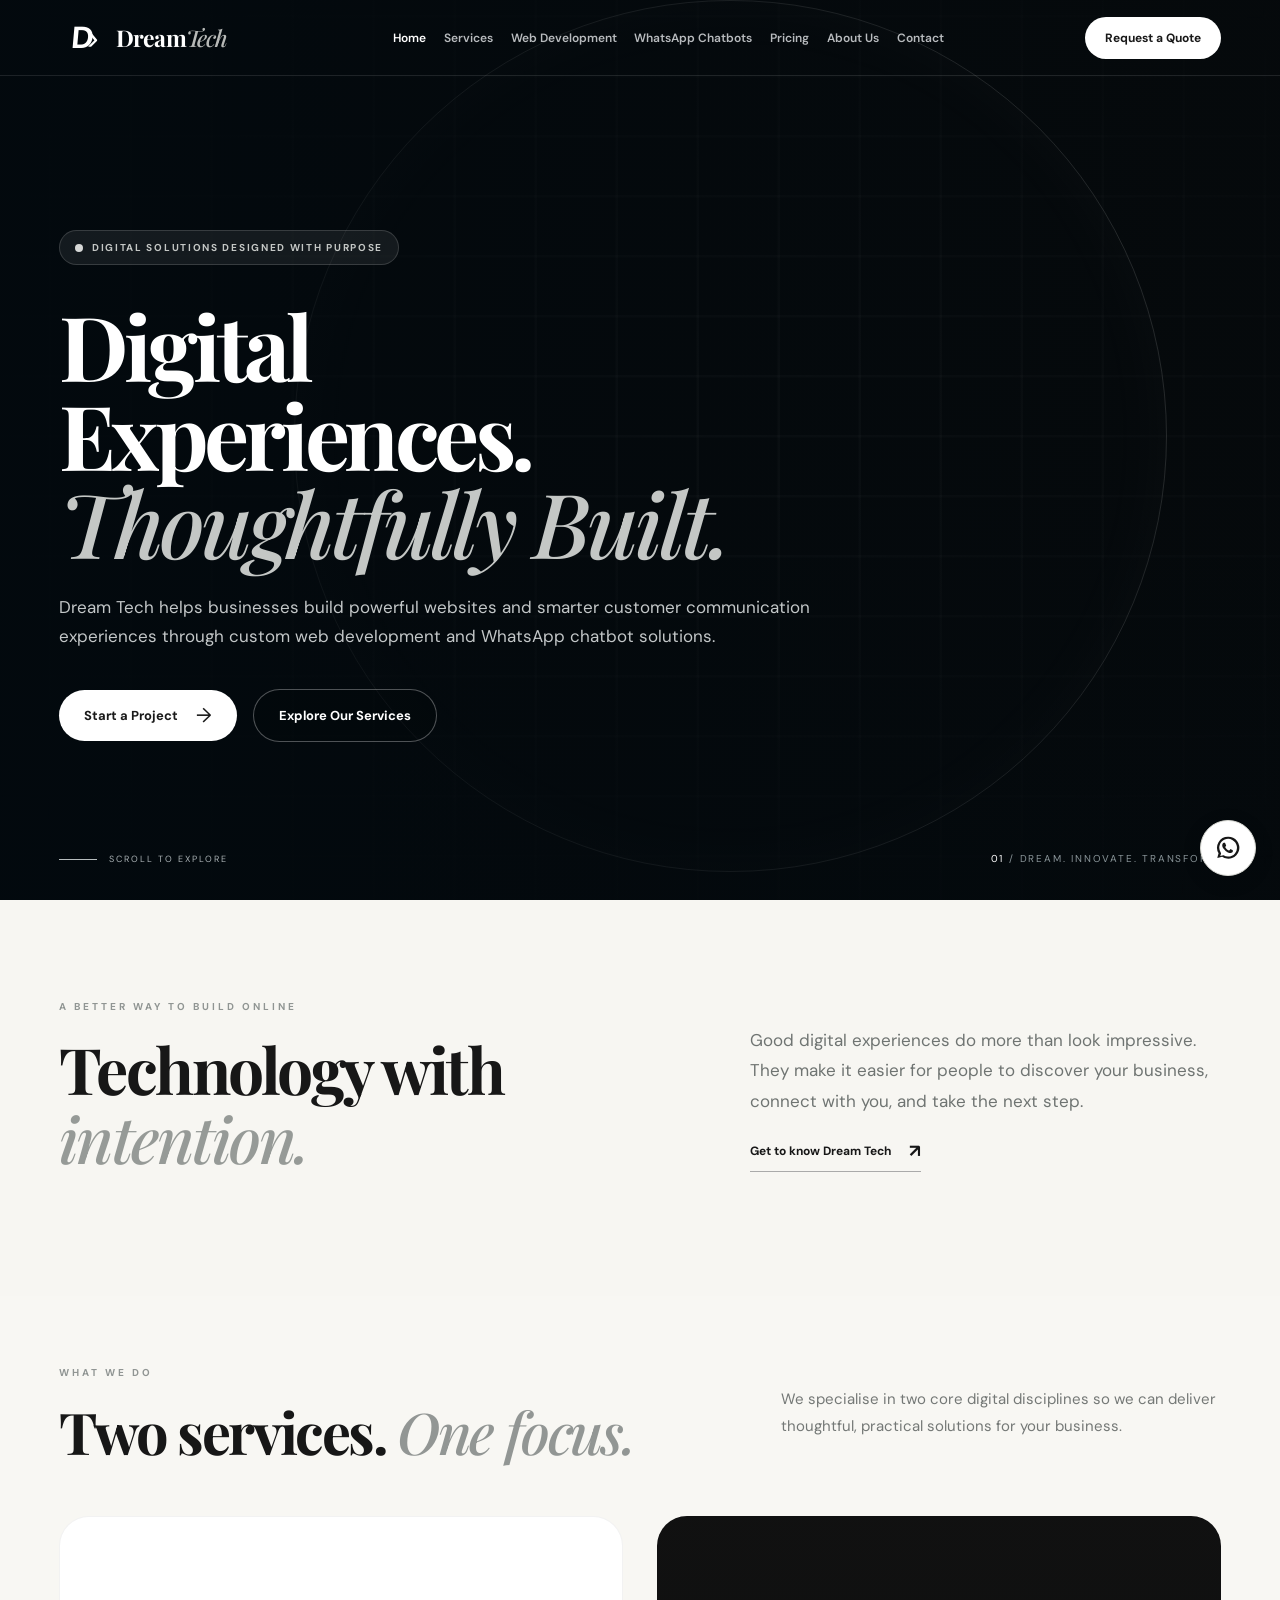
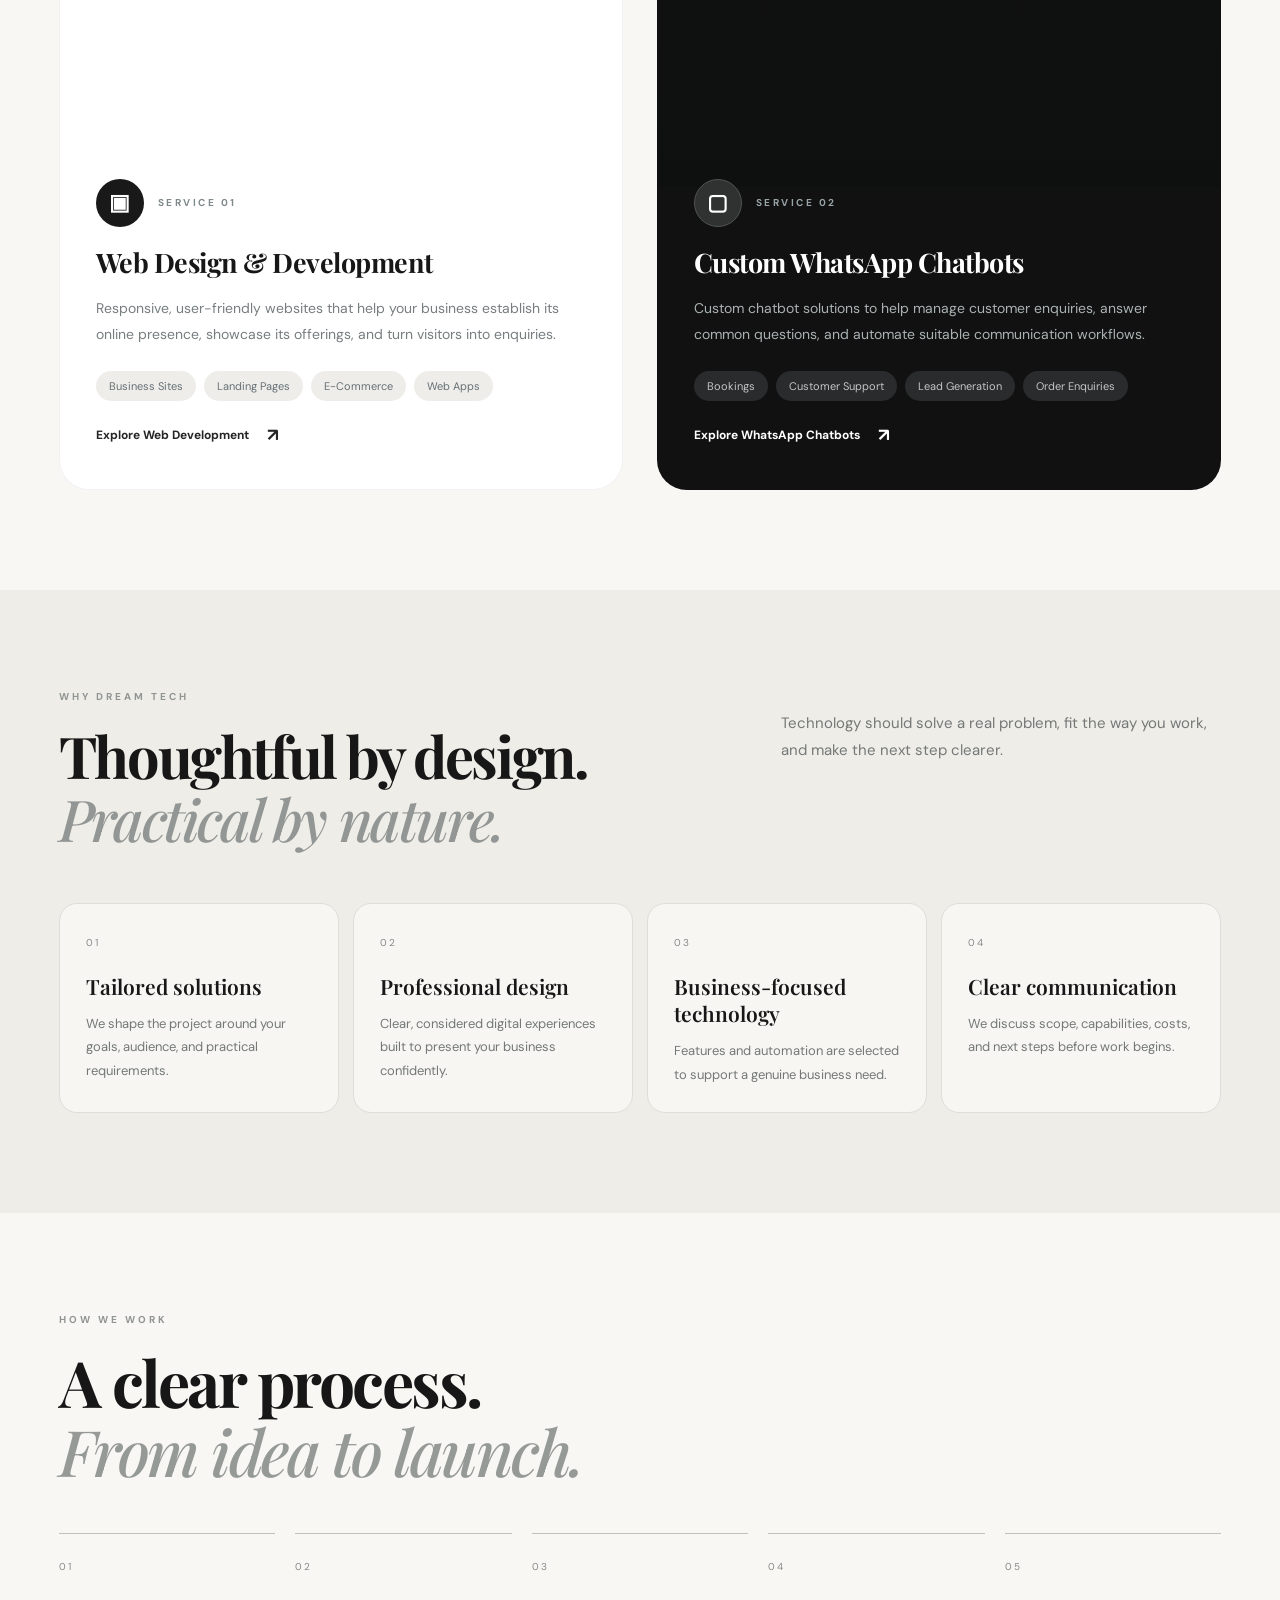
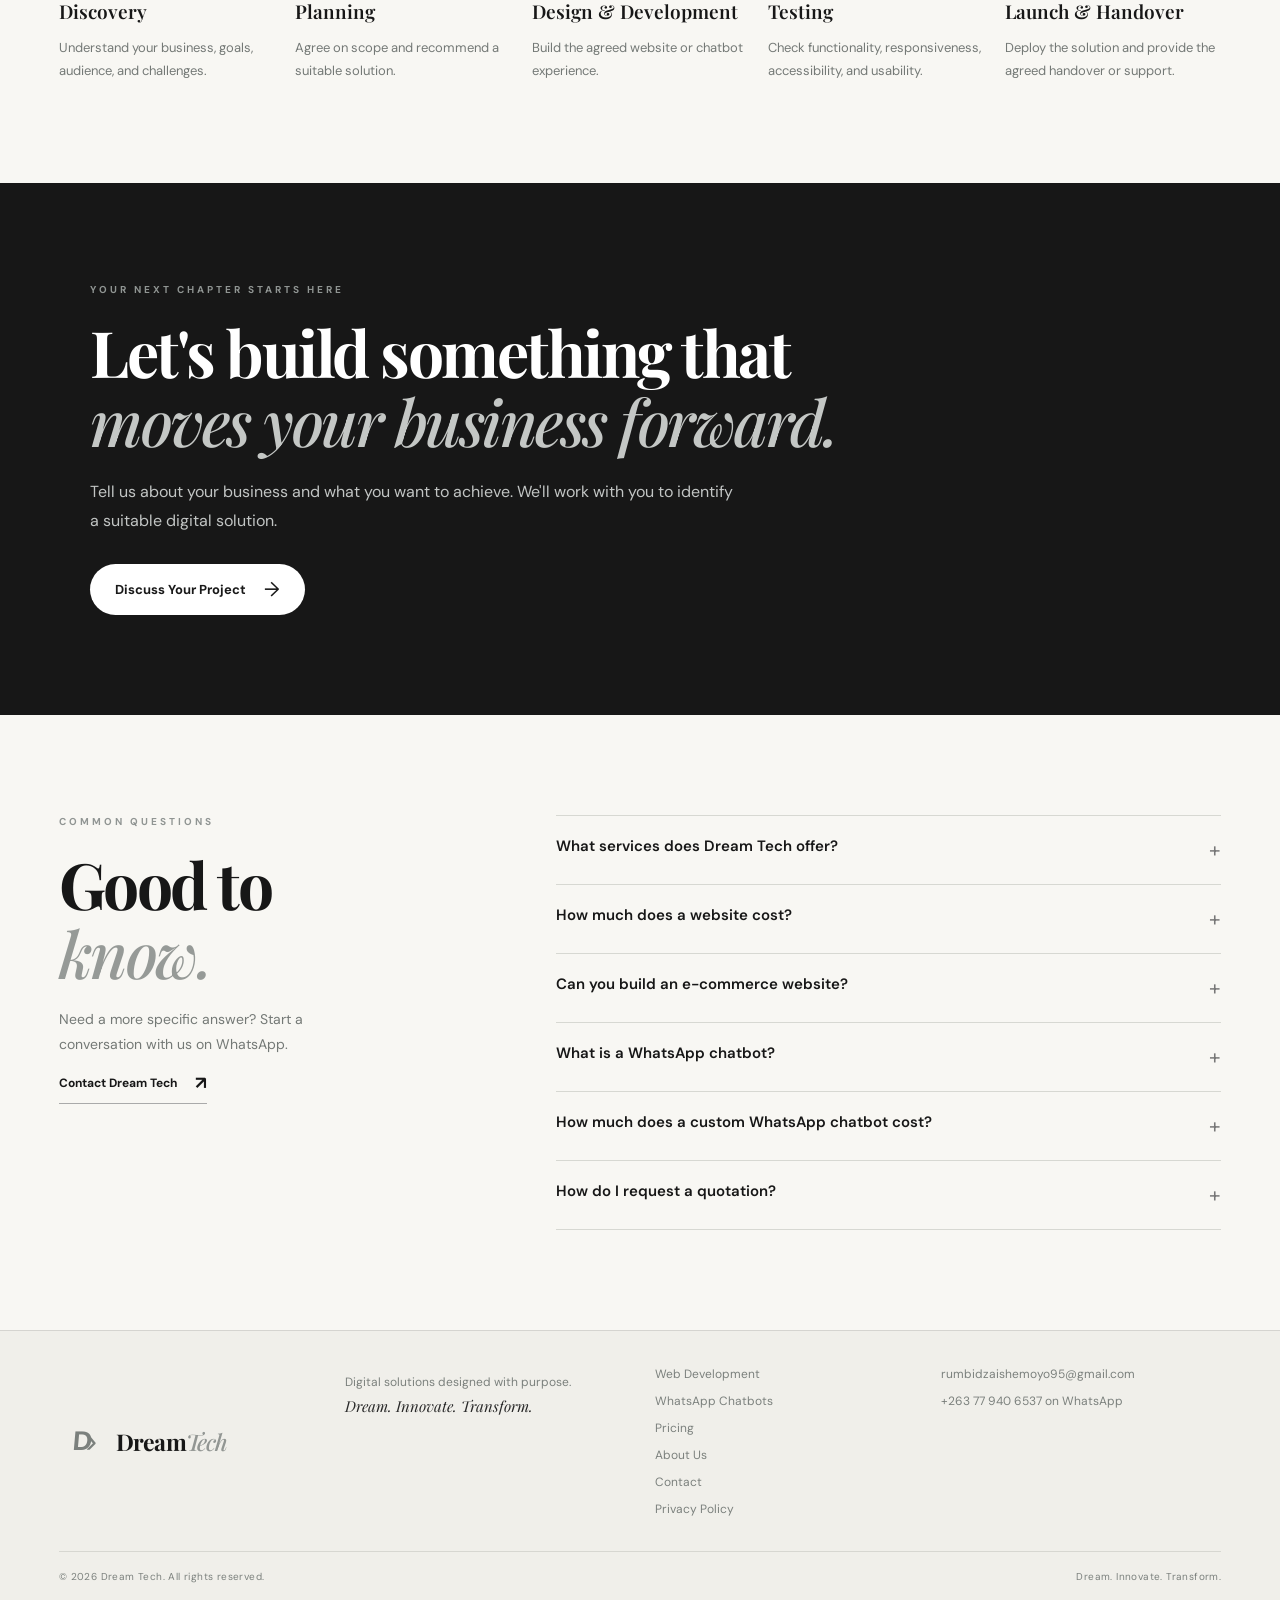
<file: index.html>
<!doctype html>
<html lang="en">
<head>
<meta charset="utf-8"><meta name="viewport" content="width=device-width,initial-scale=1">
<title>Dream Tech Zimbabwe | Web Design & WhatsApp Chatbots</title>
<meta name="description" content="Dream Tech builds thoughtful business websites and custom WhatsApp chatbot solutions. Explore website packages or request a tailored quotation in Zimbabwe.">
<link rel="canonical" href="https://dreamtech.co.zw/">
<meta property="og:type" content="website"><meta property="og:title" content="Dream Tech — Digital solutions designed with purpose"><meta property="og:description" content="Thoughtful websites and practical WhatsApp chatbot solutions for businesses."><meta property="og:url" content="https://dreamtech.co.zw/">
<meta name="theme-color" content="#171717"><link rel="icon" href="favicon.svg" type="image/svg+xml">
<link rel="preconnect" href="https://fonts.googleapis.com"><link rel="preconnect" href="https://fonts.gstatic.com" crossorigin><link href="https://fonts.googleapis.com/css2?family=DM+Sans:wght@400;500;600;700&family=Playfair+Display:ital,wght@0,500;0,600;0,700;1,500;1,600&display=swap" rel="stylesheet">
<link rel="stylesheet" href="styles.css">
<script type="application/ld+json">{"@context":"https://schema.org","@type":"Organization","name":"Dream Tech","description":"Digital solutions company specialising in web design and development and custom WhatsApp chatbot development.","email":"rumbidzaishemoyo95@gmail.com","telephone":"+263779406537","url":"https://dreamtech.co.zw/","slogan":"Dream. Innovate. Transform.","knowsAbout":["Web Design and Development","WhatsApp Chatbot Development"]}</script>
</head>

<body class="home-page">
<div class="intro-splash" aria-hidden="true"><div><span>DREAM.</span><span>INNOVATE.</span><span>TRANSFORM.</span></div></div>
<header class="site-header header-dark"><a class="brand" href="index.html" aria-label="Dream Tech home"><span class="brand-mark">D<span>›</span></span><span class="brand-name">Dream<span>Tech</span></span></a><button class="menu-toggle" aria-label="Open navigation" aria-expanded="false"><span></span><span></span></button><nav class="main-nav" aria-label="Main navigation"><a class="active" href="index.html">Home</a><a href="services.html">Services</a><a href="web-development.html">Web Development</a><a href="whatsapp-chatbots.html">WhatsApp Chatbots</a><a href="pricing.html">Pricing</a><a href="about.html">About Us</a><a href="contact.html">Contact</a></nav><a class="nav-cta wa-link" data-wa-message="Hello Dream Tech, I'd like to discuss a project. Please help me choose the right digital solution for my business." href="https://wa.me/263779406537">Request a Quote</a></header>
<main>
<section class="hero"><div class="hero-art" aria-hidden="true"></div><div class="hero-shade" aria-hidden="true"></div><div class="hero-content page-width"><div class="availability"><span></span> DIGITAL SOLUTIONS DESIGNED WITH PURPOSE</div><h1>Digital<br>Experiences.<br><em>Thoughtfully Built.</em></h1><p>Dream Tech helps businesses build powerful websites and smarter customer communication experiences through custom web development and WhatsApp chatbot solutions.</p><div class="hero-actions"><a class="button button-light wa-link" data-wa-message="Hello Dream Tech, I'd like to discuss a project. Please help me choose the right digital solution for my business." href="https://wa.me/263779406537">Start a Project <span>→</span></a><a class="button button-outline" href="services.html">Explore Our Services</a></div></div><div class="hero-index"><span>01</span> / DREAM. INNOVATE. TRANSFORM.</div><a class="scroll-cue" href="#services"><span></span> SCROLL TO EXPLORE</a></section>
<section class="intro-section section-pad"><div class="page-width intro-grid"><div><p class="eyebrow">A BETTER WAY TO BUILD ONLINE</p><h2>Technology with<br><em>intention.</em></h2></div><div class="intro-copy"><p>Good digital experiences do more than look impressive. They make it easier for people to discover your business, connect with you, and take the next step.</p><a class="text-link" href="about.html">Get to know Dream Tech <span>↗</span></a></div></div></section>
<section class="services-preview section-pad" id="services"><div class="page-width"><div class="section-heading"><div><p class="eyebrow">WHAT WE DO</p><h2>Two services. <em>One focus.</em></h2></div><p>We specialise in two core digital disciplines so we can deliver thoughtful, practical solutions for your business.</p></div><div class="service-grid">
<article class="service-card service-web"><div class="service-image web-image" role="img" aria-label="Modern workspace with desktop computer"></div><div class="service-body"><div class="service-label"><span class="service-icon">▣</span><span>SERVICE 01</span></div><h3>Web Design &amp; Development</h3><p>Responsive, user-friendly websites that help your business establish its online presence, showcase its offerings, and turn visitors into enquiries.</p><div class="tags"><span>Business Sites</span><span>Landing Pages</span><span>E-Commerce</span><span>Web Apps</span></div><a class="card-link" href="web-development.html">Explore Web Development <span>↗</span></a></div></article>
<article class="service-card service-chat"><div class="service-image chat-image" role="img" aria-label="Smartphone and messaging interface"></div><div class="service-body"><div class="service-label"><span class="service-icon">▢</span><span>SERVICE 02</span></div><h3>Custom WhatsApp Chatbots</h3><p>Custom chatbot solutions to help manage customer enquiries, answer common questions, and automate suitable communication workflows.</p><div class="tags"><span>Bookings</span><span>Customer Support</span><span>Lead Generation</span><span>Order Enquiries</span></div><a class="card-link" href="whatsapp-chatbots.html">Explore WhatsApp Chatbots <span>↗</span></a></div></article>
</div></div></section>
<section class="why-section section-pad"><div class="page-width"><div class="section-heading"><div><p class="eyebrow">WHY DREAM TECH</p><h2>Thoughtful by design.<br><em>Practical by nature.</em></h2></div><p>Technology should solve a real problem, fit the way you work, and make the next step clearer.</p></div><div class="value-grid"><article><span>01</span><h3>Tailored solutions</h3><p>We shape the project around your goals, audience, and practical requirements.</p></article><article><span>02</span><h3>Professional design</h3><p>Clear, considered digital experiences built to present your business confidently.</p></article><article><span>03</span><h3>Business-focused technology</h3><p>Features and automation are selected to support a genuine business need.</p></article><article><span>04</span><h3>Clear communication</h3><p>We discuss scope, capabilities, costs, and next steps before work begins.</p></article></div></div></section>
<section class="process-section section-pad"><div class="page-width"><p class="eyebrow">HOW WE WORK</p><h2>A clear process.<br><em>From idea to launch.</em></h2><div class="process-grid"><article><span>01</span><h3>Discovery</h3><p>Understand your business, goals, audience, and challenges.</p></article><article><span>02</span><h3>Planning</h3><p>Agree on scope and recommend a suitable solution.</p></article><article><span>03</span><h3>Design &amp; Development</h3><p>Build the agreed website or chatbot experience.</p></article><article><span>04</span><h3>Testing</h3><p>Check functionality, responsiveness, accessibility, and usability.</p></article><article><span>05</span><h3>Launch &amp; Handover</h3><p>Deploy the solution and provide the agreed handover or support.</p></article></div></div></section>
<section class="statement section-pad"><div class="page-width statement-inner"><p class="eyebrow">YOUR NEXT CHAPTER STARTS HERE</p><h2>Let's build something that<br><em>moves your business forward.</em></h2><p>Tell us about your business and what you want to achieve. We'll work with you to identify a suitable digital solution.</p><a class="button button-light wa-link" data-wa-message="Hello Dream Tech, I'd like to discuss a project. Please help me choose the right digital solution for my business." href="https://wa.me/263779406537">Discuss Your Project <span>→</span></a></div></section>
<section class="faq-section section-pad"><div class="page-width faq-layout"><div><p class="eyebrow">COMMON QUESTIONS</p><h2>Good to<br><em>know.</em></h2><p class="muted">Need a more specific answer? Start a conversation with us on WhatsApp.</p><a class="text-link" href="contact.html">Contact Dream Tech <span>↗</span></a></div><div class="faq-list">
<details><summary>What services does Dream Tech offer?</summary><p>Dream Tech focuses on website design and development and custom WhatsApp chatbot development.</p></details>
<details><summary>How much does a website cost?</summary><p>Proposed website packages start at $99, with Business at $299 and Premium at $650. Custom projects are quoted according to their scope. Review the <a href="pricing.html">pricing page</a> for proposed inclusions and exclusions.</p></details>
<details><summary>Can you build an e-commerce website?</summary><p>Yes, e-commerce websites can be discussed as a custom project. Product management, payment methods, delivery workflows, and third-party fees must be agreed before work begins.</p></details>
<details><summary>What is a WhatsApp chatbot?</summary><p>It is a configured conversation flow that can answer common questions, collect information, route enquiries, or support other agreed tasks through WhatsApp.</p></details>
<details><summary>How much does a custom WhatsApp chatbot cost?</summary><p>Chatbots are quoted individually because the price depends on the conversation design, integrations, platform requirements, and agreed scope.</p></details>
<details><summary>How do I request a quotation?</summary><p>Choose a relevant quote button to open WhatsApp with a draft message. Review and edit the message, then send it to start the conversation.</p></details>
</div></div></section>
</main>
<footer class="site-footer"><div class="footer-main"><a class="brand brand-footer" href="index.html"><span class="brand-mark">D<span>›</span></span><span class="brand-name">Dream<span>Tech</span></span></a><p>Digital solutions designed with purpose.<br><em>Dream. Innovate. Transform.</em></p><div class="footer-links"><a href="web-development.html">Web Development</a><a href="whatsapp-chatbots.html">WhatsApp Chatbots</a><a href="pricing.html">Pricing</a><a href="about.html">About Us</a><a href="contact.html">Contact</a><a href="privacy.html">Privacy Policy</a></div><div class="footer-contact"><a href="mailto:rumbidzaishemoyo95@gmail.com">rumbidzaishemoyo95@gmail.com</a><a class="wa-link" data-wa-message="Hello Dream Tech, I'd like to discuss a project. Please help me choose the right digital solution for my business." href="https://wa.me/263779406537">+263 77 940 6537 on WhatsApp</a></div></div><div class="footer-bottom"><span>© <span data-year></span> Dream Tech. All rights reserved.</span><span>Dream. Innovate. Transform.</span></div></footer>
<a class="floating-wa wa-link" data-wa-message="Hello Dream Tech, I'd like to discuss a project. Please help me choose the right digital solution for my business." href="https://wa.me/263779406537" aria-label="Contact Dream Tech on WhatsApp"><svg viewBox="0 0 32 32" aria-hidden="true"><path d="M16 3.2A12.5 12.5 0 0 0 5.2 22l-1.5 5.4 5.6-1.5A12.5 12.5 0 1 0 16 3.2Zm0 22.6a10 10 0 0 1-5.1-1.4l-.4-.2-3.3.9.9-3.2-.3-.5A10.1 10.1 0 1 1 16 25.8Zm5.5-7.5c-.3-.2-1.8-.9-2.1-1s-.5-.2-.7.2-.8 1-1 1.2-.4.2-.7.1a8.1 8.1 0 0 1-2.4-1.5 9 9 0 0 1-1.7-2.1c-.2-.3 0-.5.1-.6l.5-.6c.2-.2.2-.4.3-.6s0-.4 0-.6-.7-1.7-1-2.3c-.2-.6-.5-.5-.7-.5h-.6c-.2 0-.6.1-.9.4s-1.2 1.2-1.2 2.8 1.2 3.2 1.4 3.4a13.1 13.1 0 0 0 5 4.4c.7.3 1.3.5 1.7.6.7.2 1.4.2 1.9.1.6-.1 1.8-.7 2-1.4s.3-1.3.2-1.4-.2-.3-.5-.4Z"/></svg></a>
<script src="script.js"></script></body></html>
</file>
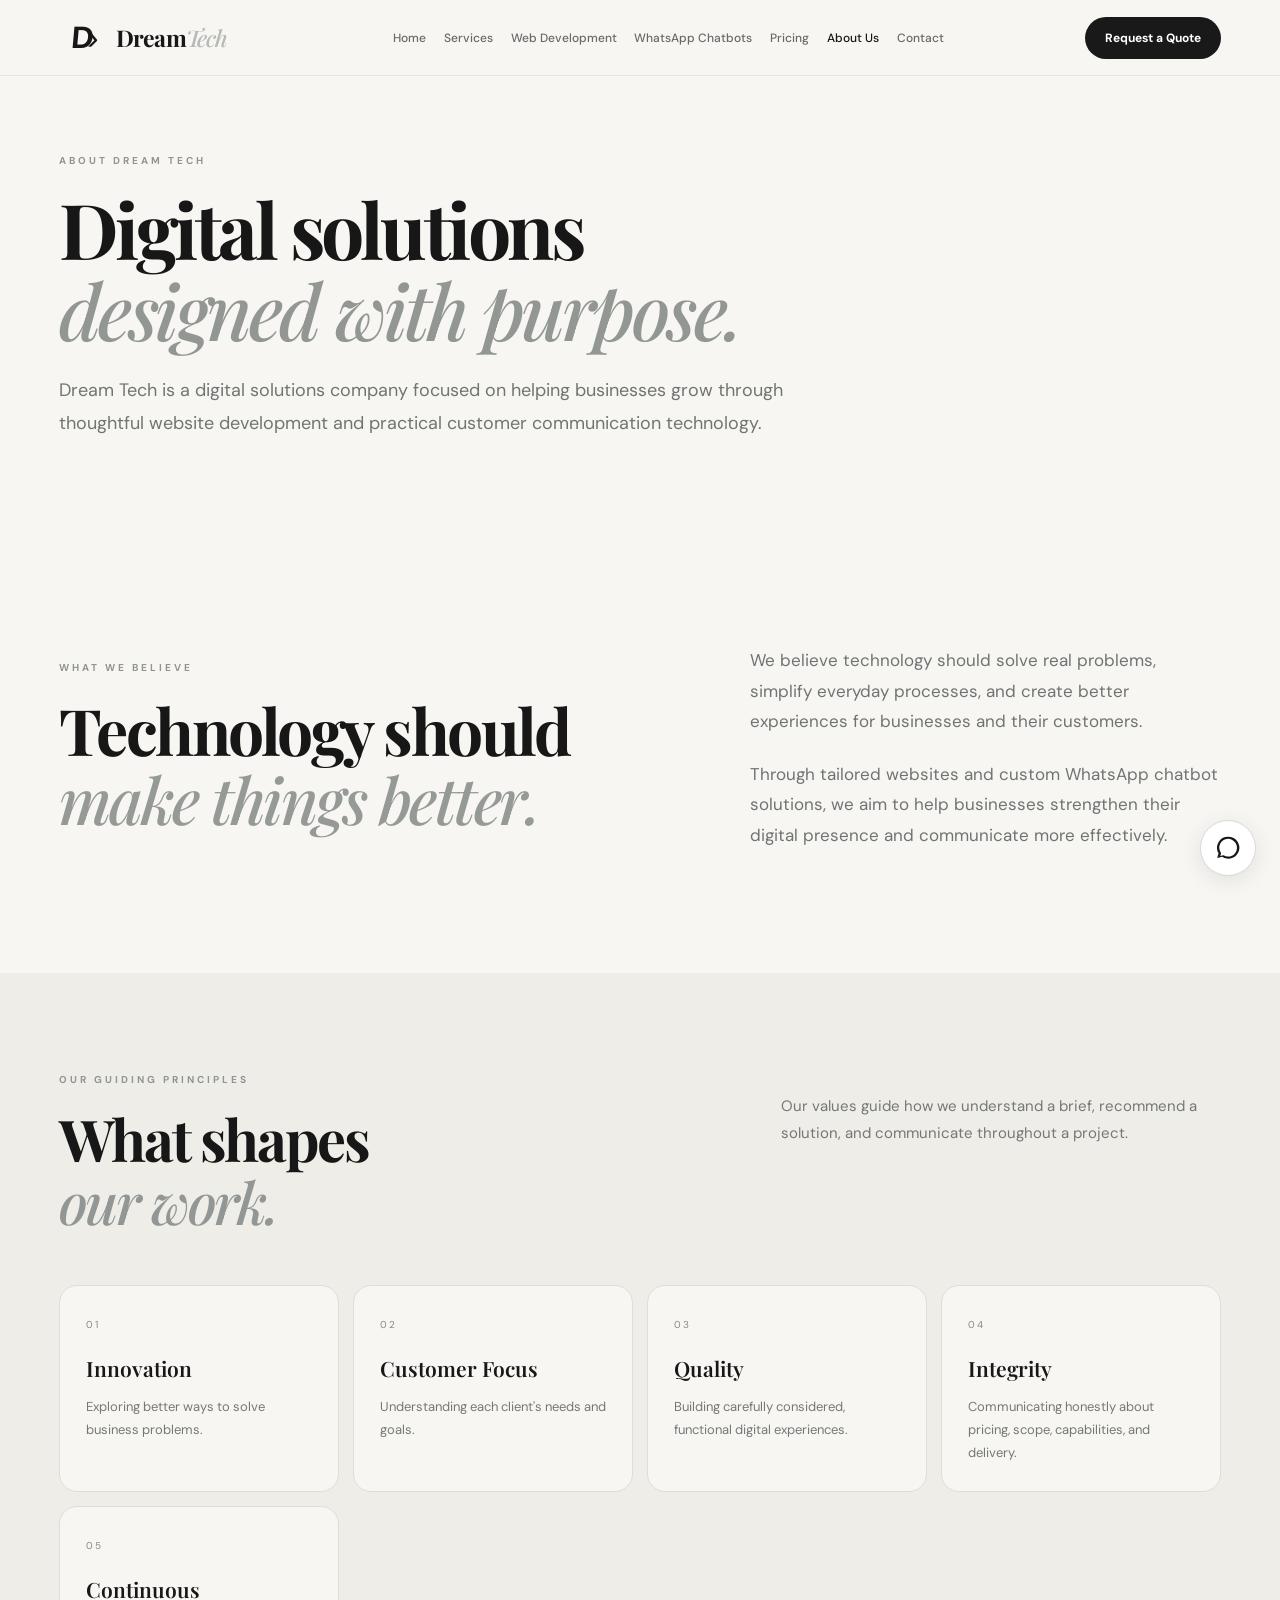
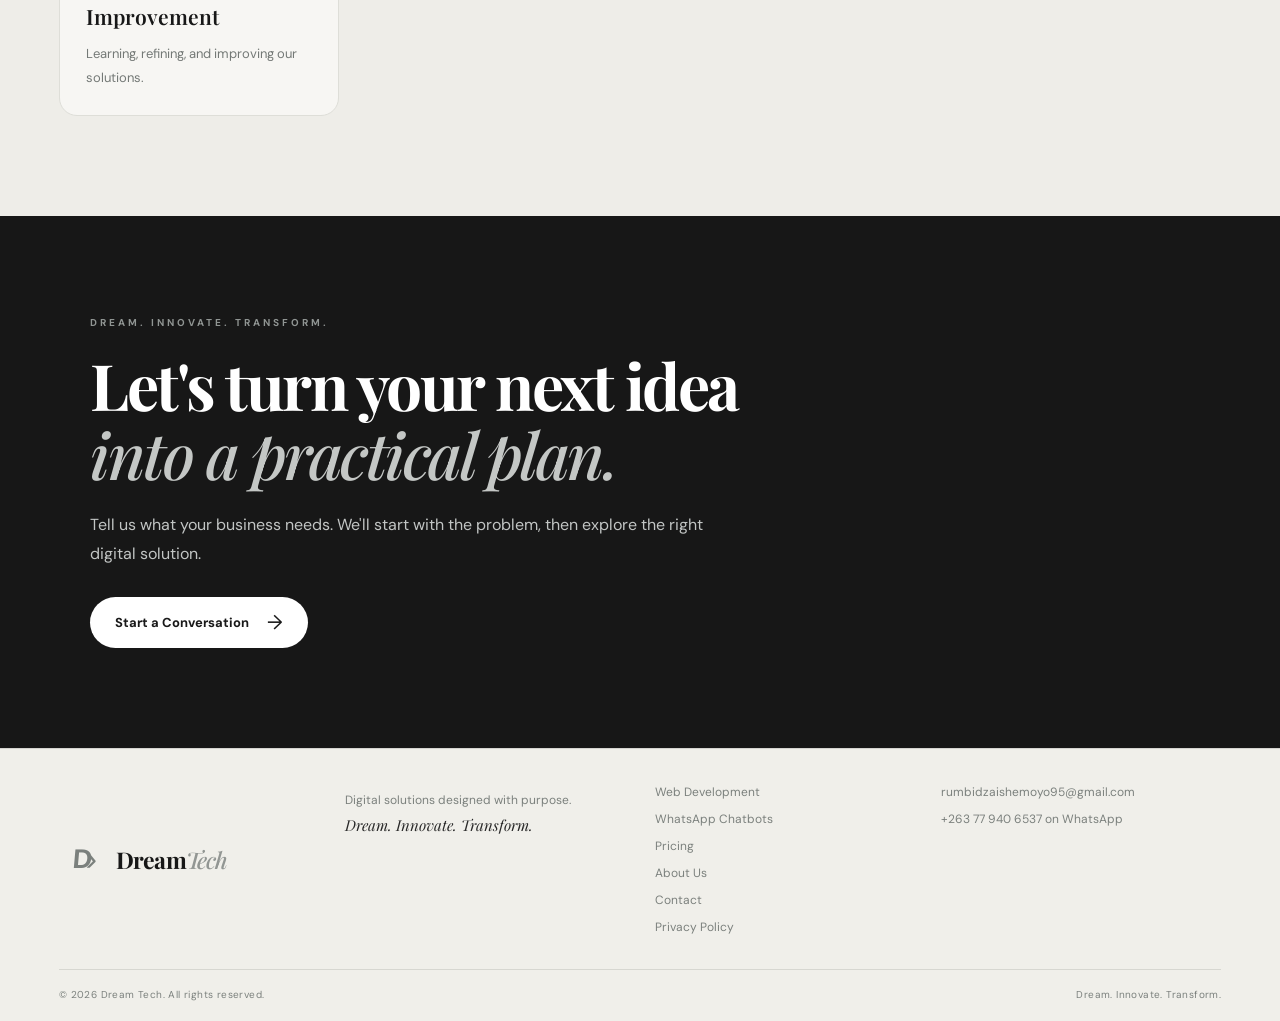
<file: about.html>
<!doctype html><html lang="en"><head><meta charset="utf-8"><meta name="viewport" content="width=device-width,initial-scale=1"><title>About Dream Tech | Digital Solutions Designed with Purpose</title><meta name="description" content="Learn about Dream Tech's mission, vision, and values as a digital solutions company focused on websites and custom WhatsApp chatbot development."><link rel="canonical" href="https://dreamtech.co.zw/about.html"><meta property="og:type" content="website"><meta property="og:title" content="About Dream Tech | Digital Solutions Designed with Purpose"><meta property="og:description" content="Learn about Dream Tech's mission, vision, and values as a digital solutions company focused on websites and custom WhatsApp chatbot development."><meta name="theme-color" content="#171717"><link rel="icon" href="favicon.svg" type="image/svg+xml"><link rel="preconnect" href="https://fonts.googleapis.com"><link rel="preconnect" href="https://fonts.gstatic.com" crossorigin><link href="https://fonts.googleapis.com/css2?family=DM+Sans:wght@400;500;600;700&family=Playfair+Display:ital,wght@0,500;0,600;0,700;1,500;1,600&display=swap" rel="stylesheet"><link rel="stylesheet" href="styles.css"><script type="application/ld+json">{"@context": "https://schema.org", "@type": "AboutPage", "name": "About Dream Tech", "mainEntity": {"@type": "Organization", "name": "Dream Tech", "slogan": "Dream. Innovate. Transform.", "email": "rumbidzaishemoyo95@gmail.com", "telephone": "+263779406537"}}</script></head><body><header class="site-header header-light"><a class="brand" href="index.html" aria-label="Dream Tech home"><span class="brand-mark">D<span>›</span></span><span class="brand-name">Dream<span>Tech</span></span></a><button class="menu-toggle" aria-label="Open navigation" aria-expanded="false"><span></span><span></span></button><nav class="main-nav" aria-label="Main navigation"><a class="" href="index.html">Home</a><a class="" href="services.html">Services</a><a class="" href="web-development.html">Web Development</a><a class="" href="whatsapp-chatbots.html">WhatsApp Chatbots</a><a class="" href="pricing.html">Pricing</a><a class="active" href="about.html">About Us</a><a class="" href="contact.html">Contact</a></nav><a class="nav-cta wa-link" data-wa-message="Hello Dream Tech, I'd like to discuss a project. Please help me choose the right digital solution for my business." href="https://wa.me/263779406537">Request a Quote</a></header><main><section class="page-hero page-width"><p class="eyebrow">ABOUT DREAM TECH</p><h1>Digital solutions<br><em>designed with purpose.</em></h1><p class="lead">Dream Tech is a digital solutions company focused on helping businesses grow through thoughtful website development and practical customer communication technology.</p></section>
<section class="section-pad"><div class="page-width intro-grid about-intro"><div><p class="eyebrow">WHAT WE BELIEVE</p><h2>Technology should<br><em>make things better.</em></h2></div><div class="intro-copy"><p>We believe technology should solve real problems, simplify everyday processes, and create better experiences for businesses and their customers.</p><p>Through tailored websites and custom WhatsApp chatbot solutions, we aim to help businesses strengthen their digital presence and communicate more effectively.</p></div></div></section>
<section class="section-pad values-section"><div class="page-width"><div class="section-heading"><div><p class="eyebrow">OUR GUIDING PRINCIPLES</p><h2>What shapes<br><em>our work.</em></h2></div><p>Our values guide how we understand a brief, recommend a solution, and communicate throughout a project.</p></div><div class="value-grid"><article><span>01</span><h3>Innovation</h3><p>Exploring better ways to solve business problems.</p></article><article><span>02</span><h3>Customer Focus</h3><p>Understanding each client's needs and goals.</p></article><article><span>03</span><h3>Quality</h3><p>Building carefully considered, functional digital experiences.</p></article><article><span>04</span><h3>Integrity</h3><p>Communicating honestly about pricing, scope, capabilities, and delivery.</p></article><article><span>05</span><h3>Continuous Improvement</h3><p>Learning, refining, and improving our solutions.</p></article></div></div></section>
<section class="statement section-pad"><div class="page-width statement-inner"><p class="eyebrow">DREAM. INNOVATE. TRANSFORM.</p><h2>Let's turn your next idea<br><em>into a practical plan.</em></h2><p>Tell us what your business needs. We'll start with the problem, then explore the right digital solution.</p><a class="button button-light wa-link" data-wa-message="Hello Dream Tech, I'd like to discuss a project. Please help me choose the right digital solution for my business." href="https://wa.me/263779406537">Start a Conversation <span>→</span></a></div></section></main><footer class="site-footer"><div class="footer-main"><a class="brand brand-footer" href="index.html"><span class="brand-mark">D<span>›</span></span><span class="brand-name">Dream<span>Tech</span></span></a><p>Digital solutions designed with purpose.<br><em>Dream. Innovate. Transform.</em></p><div class="footer-links"><a href="web-development.html">Web Development</a><a href="whatsapp-chatbots.html">WhatsApp Chatbots</a><a href="pricing.html">Pricing</a><a href="about.html">About Us</a><a href="contact.html">Contact</a><a href="privacy.html">Privacy Policy</a></div><div class="footer-contact"><a href="mailto:rumbidzaishemoyo95@gmail.com">rumbidzaishemoyo95@gmail.com</a><a class="wa-link" data-wa-message="Hello Dream Tech, I'd like to discuss a project. Please help me choose the right digital solution for my business." href="https://wa.me/263779406537">+263 77 940 6537 on WhatsApp</a></div></div><div class="footer-bottom"><span>© <span data-year></span> Dream Tech. All rights reserved.</span><span>Dream. Innovate. Transform.</span></div></footer><a class="floating-wa wa-link" data-wa-message="Hello Dream Tech, I'd like to discuss a project. Please help me choose the right digital solution for my business." href="https://wa.me/263779406537" aria-label="Contact Dream Tech on WhatsApp"><svg viewBox="0 0 32 32" aria-hidden="true"><path d="M16 3.2A12.5 12.5 0 0 0 5.2 22l-1.5 5.4 5.6-1.5A12.5 12.5 0 1 0 16 3.2Zm0 22.6a10 10 0 0 1-5.1-1.4l-.4-.2-3.3.9.9-3.2-.3-.5A10.1 10.1 0 1 1 16 25.8Z"/></svg></a><script src="script.js"></script></body></html>
</file>
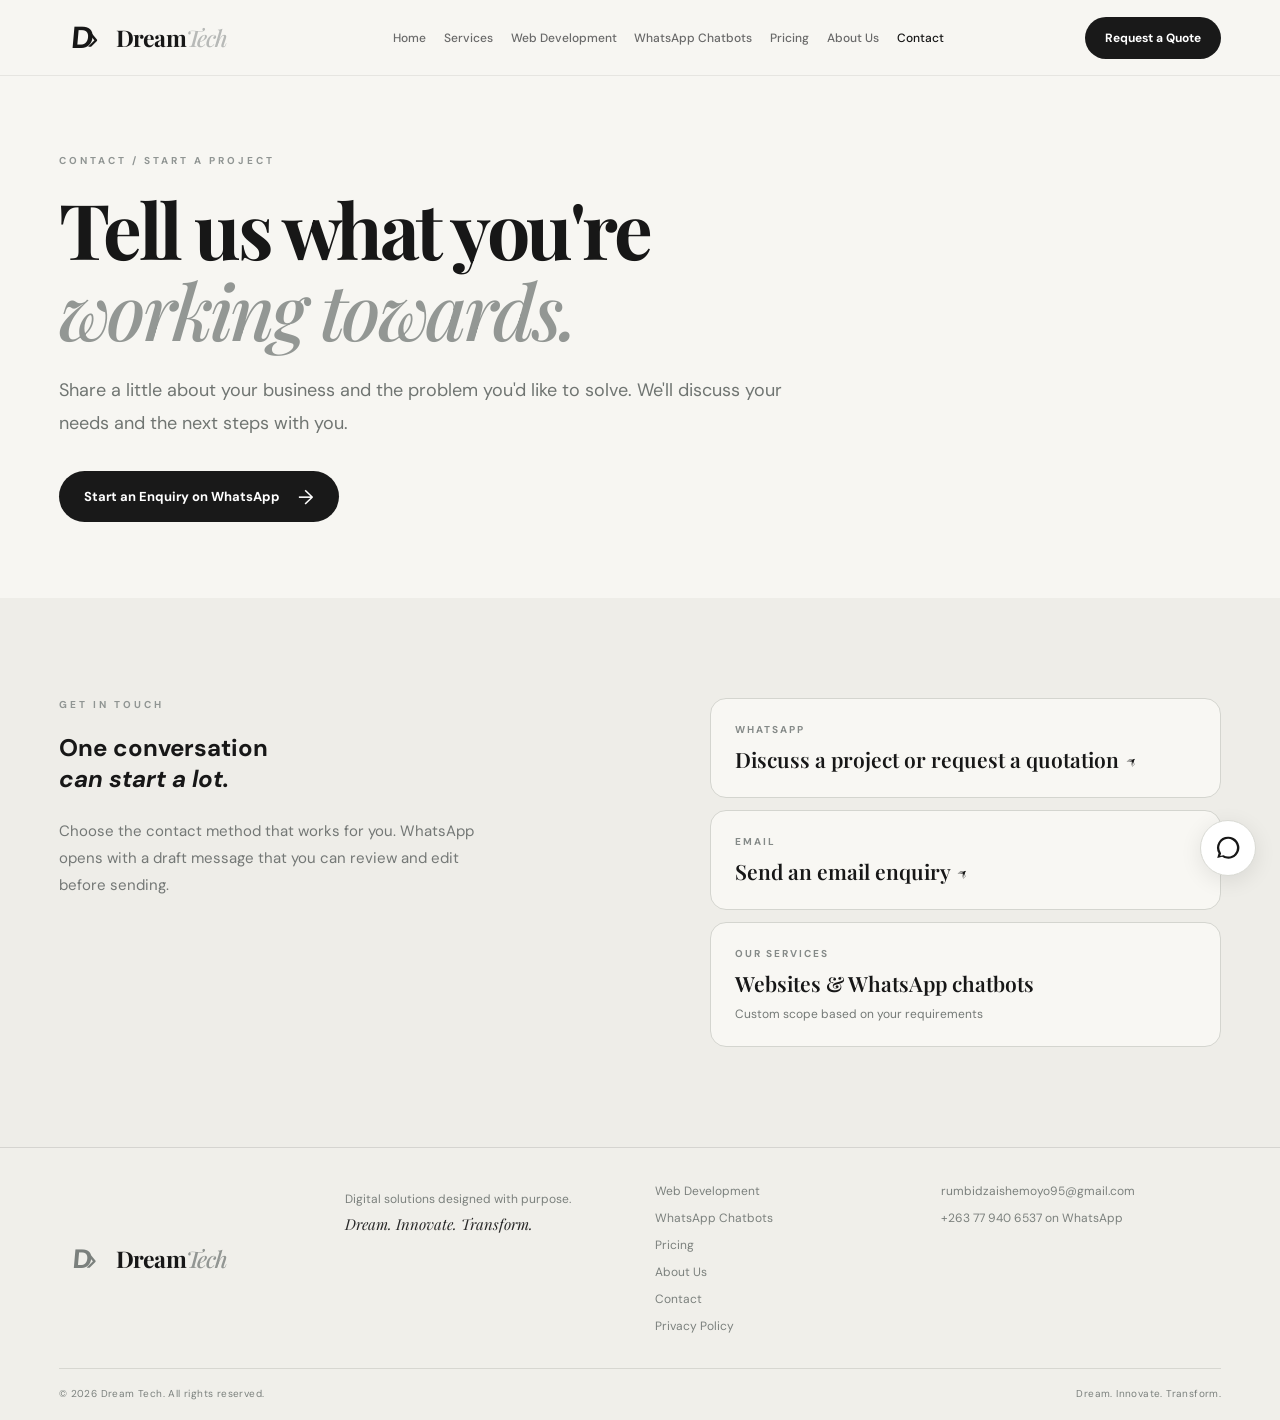
<file: contact.html>
<!doctype html><html lang="en"><head><meta charset="utf-8"><meta name="viewport" content="width=device-width,initial-scale=1"><title>Contact Dream Tech | Request a Quote on WhatsApp</title><meta name="description" content="Contact Dream Tech about website development or a custom WhatsApp chatbot. Start your project enquiry through WhatsApp or email."><link rel="canonical" href="https://dreamtech.co.zw/contact.html"><meta property="og:type" content="website"><meta property="og:title" content="Contact Dream Tech | Request a Quote on WhatsApp"><meta property="og:description" content="Contact Dream Tech about website development or a custom WhatsApp chatbot. Start your project enquiry through WhatsApp or email."><meta name="theme-color" content="#171717"><link rel="icon" href="favicon.svg" type="image/svg+xml"><link rel="preconnect" href="https://fonts.googleapis.com"><link rel="preconnect" href="https://fonts.gstatic.com" crossorigin><link href="https://fonts.googleapis.com/css2?family=DM+Sans:wght@400;500;600;700&family=Playfair+Display:ital,wght@0,500;0,600;0,700;1,500;1,600&display=swap" rel="stylesheet"><link rel="stylesheet" href="styles.css"><script type="application/ld+json">{"@context": "https://schema.org", "@type": "ContactPage", "name": "Contact Dream Tech", "mainEntity": {"@type": "Organization", "name": "Dream Tech", "email": "rumbidzaishemoyo95@gmail.com", "telephone": "+263779406537"}}</script></head><body><header class="site-header header-light"><a class="brand" href="index.html" aria-label="Dream Tech home"><span class="brand-mark">D<span>›</span></span><span class="brand-name">Dream<span>Tech</span></span></a><button class="menu-toggle" aria-label="Open navigation" aria-expanded="false"><span></span><span></span></button><nav class="main-nav" aria-label="Main navigation"><a class="" href="index.html">Home</a><a class="" href="services.html">Services</a><a class="" href="web-development.html">Web Development</a><a class="" href="whatsapp-chatbots.html">WhatsApp Chatbots</a><a class="" href="pricing.html">Pricing</a><a class="" href="about.html">About Us</a><a class="active" href="contact.html">Contact</a></nav><a class="nav-cta wa-link" data-wa-message="Hello Dream Tech, I'd like to discuss a project. Please help me choose the right digital solution for my business." href="https://wa.me/263779406537">Request a Quote</a></header><main><section class="page-hero page-width"><p class="eyebrow">CONTACT / START A PROJECT</p><h1>Tell us what you're<br><em>working towards.</em></h1><p class="lead">Share a little about your business and the problem you'd like to solve. We'll discuss your needs and the next steps with you.</p><a class="button button-dark wa-link" data-wa-message="Hello Dream Tech, I'd like to discuss a project. Please help me choose the right digital solution for my business." href="https://wa.me/263779406537">Start an Enquiry on WhatsApp <span>→</span></a></section>
<section class="section-pad contact-details"><div class="page-width contact-grid"><div><p class="eyebrow">GET IN TOUCH</p><h2>One conversation<br><em>can start a lot.</em></h2><p class="contact-note">Choose the contact method that works for you. WhatsApp opens with a draft message that you can review and edit before sending.</p></div><div class="contact-methods"><a class="contact-method wa-link" data-wa-message="Hello Dream Tech, I'm interested in Web Design & Development. I'd like to discuss my requirements and receive a quotation." href="https://wa.me/263779406537"><span>WHATSAPP</span><strong>Discuss a project or request a quotation ↗</strong></a><a class="contact-method" href="mailto:rumbidzaishemoyo95@gmail.com"><span>EMAIL</span><strong>Send an email enquiry ↗</strong></a><div class="contact-method"><span>OUR SERVICES</span><strong>Websites &amp; WhatsApp chatbots</strong><small>Custom scope based on your requirements</small></div></div></div></section></main><footer class="site-footer"><div class="footer-main"><a class="brand brand-footer" href="index.html"><span class="brand-mark">D<span>›</span></span><span class="brand-name">Dream<span>Tech</span></span></a><p>Digital solutions designed with purpose.<br><em>Dream. Innovate. Transform.</em></p><div class="footer-links"><a href="web-development.html">Web Development</a><a href="whatsapp-chatbots.html">WhatsApp Chatbots</a><a href="pricing.html">Pricing</a><a href="about.html">About Us</a><a href="contact.html">Contact</a><a href="privacy.html">Privacy Policy</a></div><div class="footer-contact"><a href="mailto:rumbidzaishemoyo95@gmail.com">rumbidzaishemoyo95@gmail.com</a><a class="wa-link" data-wa-message="Hello Dream Tech, I'd like to discuss a project. Please help me choose the right digital solution for my business." href="https://wa.me/263779406537">+263 77 940 6537 on WhatsApp</a></div></div><div class="footer-bottom"><span>© <span data-year></span> Dream Tech. All rights reserved.</span><span>Dream. Innovate. Transform.</span></div></footer><a class="floating-wa wa-link" data-wa-message="Hello Dream Tech, I'd like to discuss a project. Please help me choose the right digital solution for my business." href="https://wa.me/263779406537" aria-label="Contact Dream Tech on WhatsApp"><svg viewBox="0 0 32 32" aria-hidden="true"><path d="M16 3.2A12.5 12.5 0 0 0 5.2 22l-1.5 5.4 5.6-1.5A12.5 12.5 0 1 0 16 3.2Zm0 22.6a10 10 0 0 1-5.1-1.4l-.4-.2-3.3.9.9-3.2-.3-.5A10.1 10.1 0 1 1 16 25.8Z"/></svg></a><script src="script.js"></script></body></html>
</file>
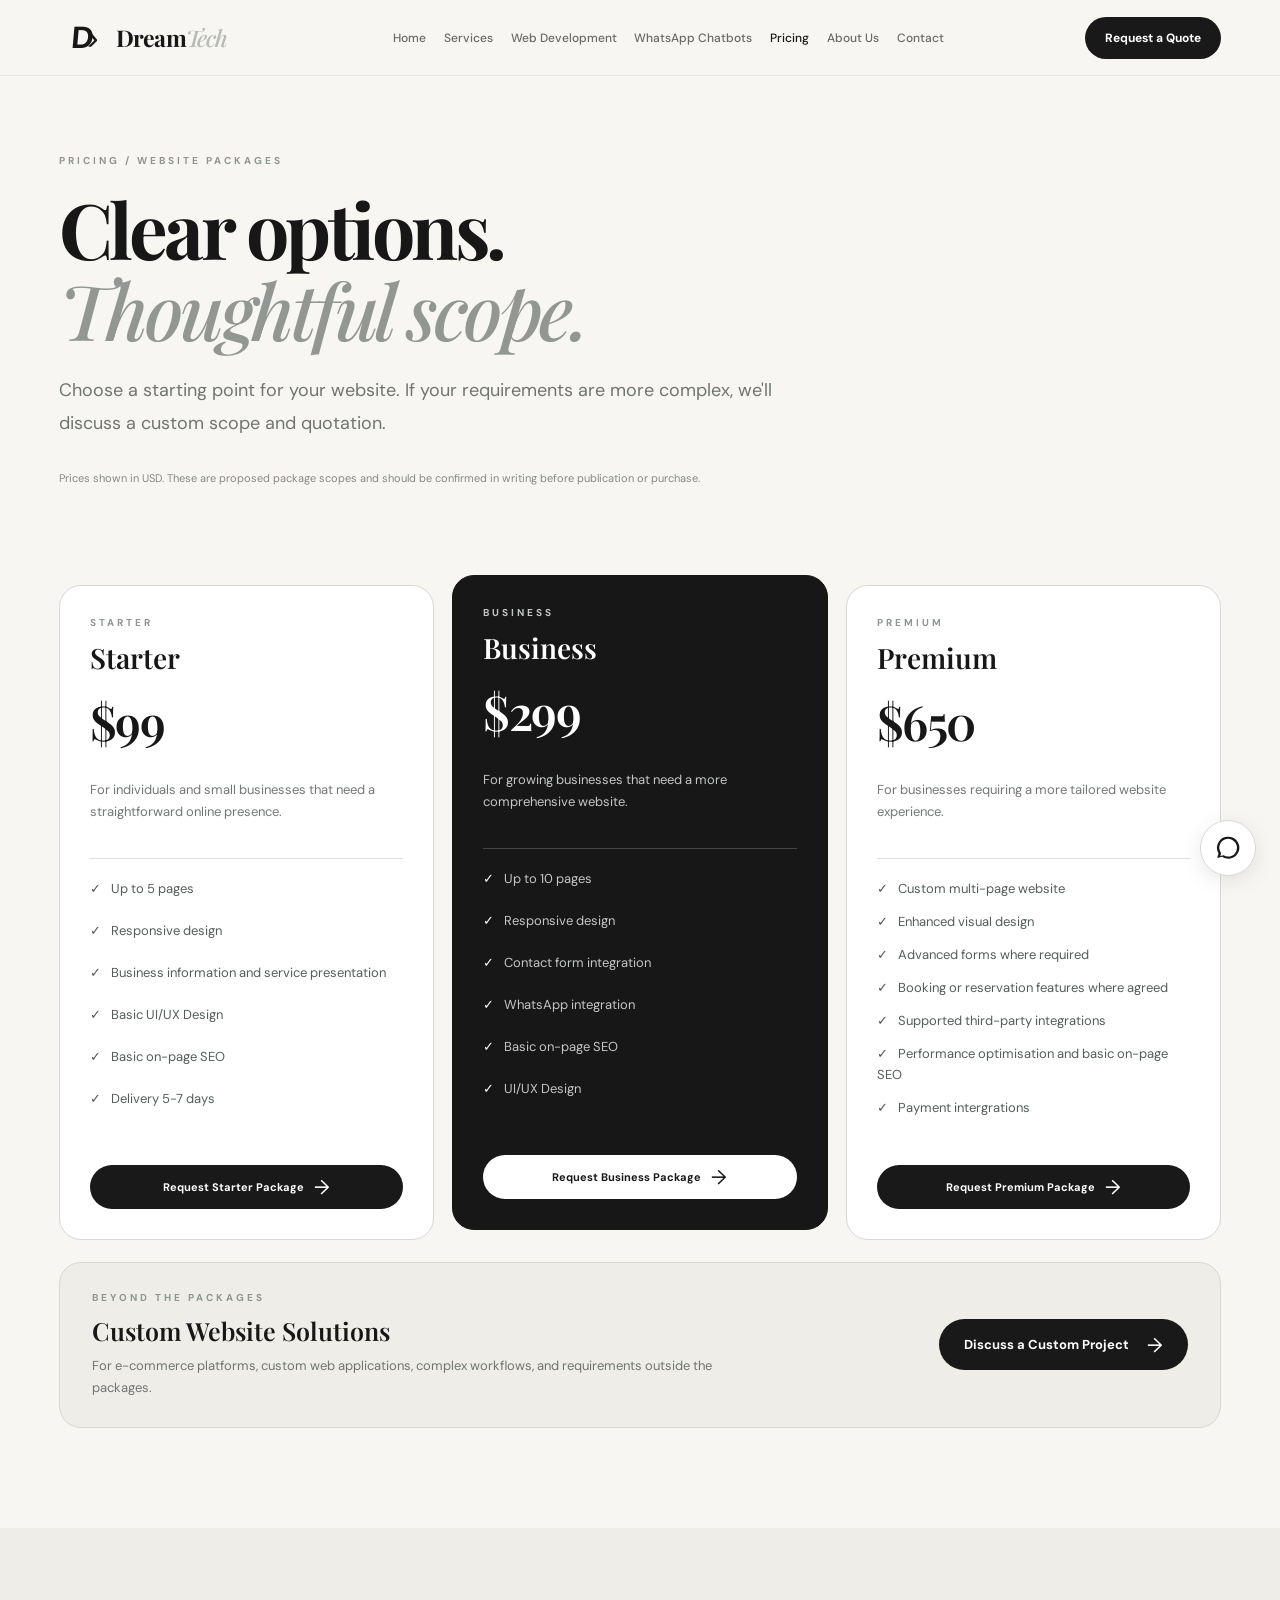
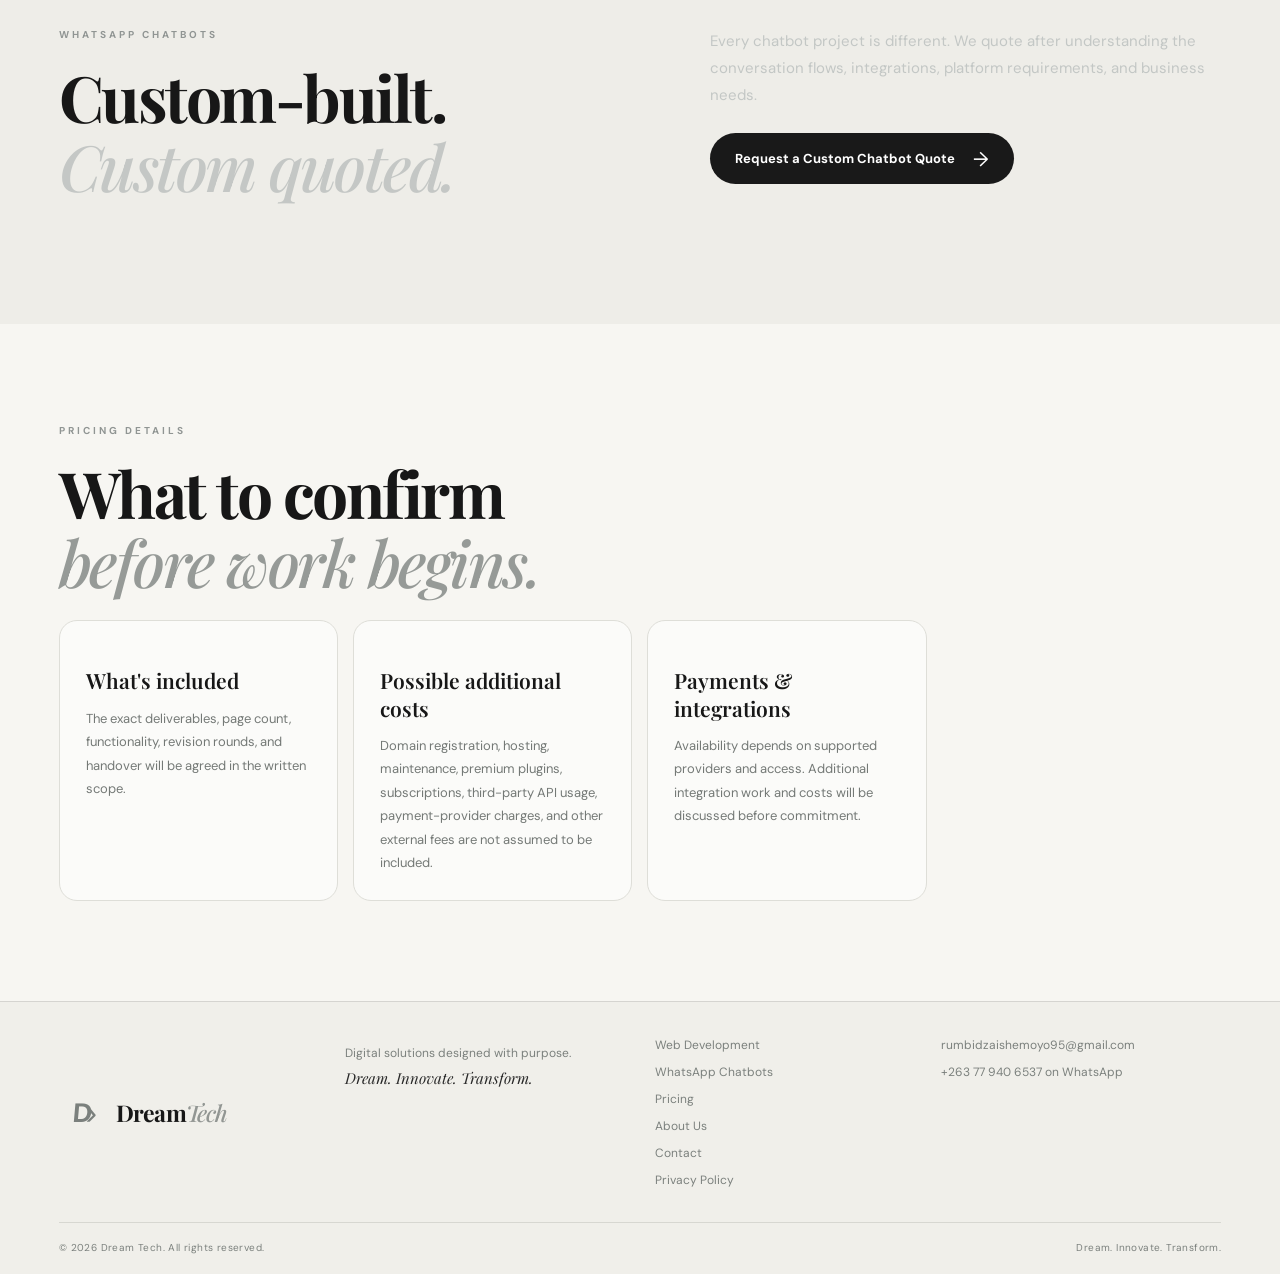
<file: pricing.html>
<!doctype html><html lang="en"><head><meta charset="utf-8"><meta name="viewport" content="width=device-width,initial-scale=1"><title>Website Packages & Pricing | Dream Tech Zimbabwe</title><meta name="description" content="Compare proposed Dream Tech website development packages: Starter $99, Business $299, Premium $650, or request a custom quote. WhatsApp chatbot projects are quoted individually."><link rel="canonical" href="https://dreamtech.co.zw/pricing.html"><meta property="og:type" content="website"><meta property="og:title" content="Website Packages & Pricing | Dream Tech Zimbabwe"><meta property="og:description" content="Compare proposed Dream Tech website development packages: Starter $99, Business $299, Premium $650, or request a custom quote. WhatsApp chatbot projects are quoted individually."><meta name="theme-color" content="#171717"><link rel="icon" href="favicon.svg" type="image/svg+xml"><link rel="preconnect" href="https://fonts.googleapis.com"><link rel="preconnect" href="https://fonts.gstatic.com" crossorigin><link href="https://fonts.googleapis.com/css2?family=DM+Sans:wght@400;500;600;700&family=Playfair+Display:ital,wght@0,500;0,600;0,700;1,500;1,600&display=swap" rel="stylesheet"><link rel="stylesheet" href="styles.css"><script type="application/ld+json">{"@context": "https://schema.org", "@type": "WebPage", "name": "Dream Tech Website Packages and Pricing", "description": "Proposed website package pricing in USD. Custom WhatsApp chatbot projects are quoted individually."}</script></head><body><header class="site-header header-light"><a class="brand" href="index.html" aria-label="Dream Tech home"><span class="brand-mark">D<span>›</span></span><span class="brand-name">Dream<span>Tech</span></span></a><button class="menu-toggle" aria-label="Open navigation" aria-expanded="false"><span></span><span></span></button><nav class="main-nav" aria-label="Main navigation"><a class="" href="index.html">Home</a><a class="" href="services.html">Services</a><a class="" href="web-development.html">Web Development</a><a class="" href="whatsapp-chatbots.html">WhatsApp Chatbots</a><a class="active" href="pricing.html">Pricing</a><a class="" href="about.html">About Us</a><a class="" href="contact.html">Contact</a></nav><a class="nav-cta wa-link" data-wa-message="Hello Dream Tech, I'd like to discuss a project. Please help me choose the right digital solution for my business." href="https://wa.me/263779406537">Request a Quote</a></header><main><section class="page-hero page-width"><p class="eyebrow">PRICING / WEBSITE PACKAGES</p><h1>Clear options.<br><em>Thoughtful scope.</em></h1><p class="lead">Choose a starting point for your website. If your requirements are more complex, we'll discuss a custom scope and quotation.</p><p class="fine-print dark-fine">Prices shown in USD. These are proposed package scopes and should be confirmed in writing before publication or purchase.</p></section>
<section class="pricing-section section-pad"><div class="page-width"><div class="pricing-grid">
<article class="price-card"><p class="eyebrow">STARTER</p><h2>Starter</h2><p class="price">$99</p><p class="price-desc">For individuals and small businesses that need a straightforward online presence.</p><ul><li>Up to 5 pages</li><li>Responsive design</li><li>Business information and service presentation</li><li>Basic UI/UX Design</li><li>Basic on-page SEO</li><li>Delivery 5-7 days</li></ul><a class="button button-dark wa-link" data-wa-message="Hello Dream Tech, I'm interested in the Starter Website Package priced at $99. I'd like to discuss my website requirements." href="https://wa.me/263779406537">Request Starter Package <span>→</span></a></article>
<article class="price-card price-featured"><p class="eyebrow">BUSINESS</p><h2>Business</h2><p class="price">$299</p><p class="price-desc">For growing businesses that need a more comprehensive website.</p><ul><li>Up to 10 pages</li><li>Responsive design</li><li>Contact form integration</li><li>WhatsApp integration</li><li>Basic on-page SEO</li><li>UI/UX Design</li></ul><a class="button button-light wa-link" data-wa-message="Hello Dream Tech, I'm interested in the Business Website Package priced at $299. I'd like to discuss my website requirements." href="https://wa.me/263779406537">Request Business Package <span>→</span></a></article>
<article class="price-card"><p class="eyebrow">PREMIUM</p><h2>Premium</h2><p class="price">$650</p><p class="price-desc">For businesses requiring a more tailored website experience.</p><ul><li>Custom multi-page website</li><li>Enhanced visual design</li><li>Advanced forms where required</li><li>Booking or reservation features where agreed</li><li>Supported third-party integrations</li><li>Performance optimisation and basic on-page SEO</li><li>Payment intergrations</li></ul><a class="button button-dark wa-link" data-wa-message="Hello Dream Tech, I'm interested in the Premium Website Package priced at $650. I'd like to discuss my website requirements." href="https://wa.me/263779406537">Request Premium Package <span>→</span></a></article>
</div><article class="custom-price"><div><p class="eyebrow">BEYOND THE PACKAGES</p><h2>Custom Website Solutions</h2><p>For e-commerce platforms, custom web applications, complex workflows, and requirements outside the packages.</p></div><a class="button button-dark wa-link" data-wa-message="Hello Dream Tech, I'd like a custom website quotation. My project requirements are..." href="https://wa.me/263779406537">Discuss a Custom Project <span>→</span></a></article></div></section>
<section class="chatbot-pricing section-pad"><div class="page-width split-band"><div><p class="eyebrow">WHATSAPP CHATBOTS</p><h2>Custom-built.<br><em>Custom quoted.</em></h2></div><div><p>Every chatbot project is different. We quote after understanding the conversation flows, integrations, platform requirements, and business needs.</p><a class="button button-dark wa-link" data-wa-message="Hello Dream Tech, I'm interested in a custom WhatsApp chatbot. I'd like to explain my business needs and receive a quotation." href="https://wa.me/263779406537">Request a Custom Chatbot Quote <span>→</span></a></div></div></section>
<section class="section-pad"><div class="page-width"><p class="eyebrow">PRICING DETAILS</p><h2>What to confirm<br><em>before work begins.</em></h2><div class="type-grid"><article><h3>What's included</h3><p>The exact deliverables, page count, functionality, revision rounds, and handover will be agreed in the written scope.</p></article><article><h3>Possible additional costs</h3><p>Domain registration, hosting, maintenance, premium plugins, subscriptions, third-party API usage, payment-provider charges, and other external fees are not assumed to be included.</p></article><article><h3>Payments &amp; integrations</h3><p>Availability depends on supported providers and access. Additional integration work and costs will be discussed before commitment.</p></article></div></div></section></main><footer class="site-footer"><div class="footer-main"><a class="brand brand-footer" href="index.html"><span class="brand-mark">D<span>›</span></span><span class="brand-name">Dream<span>Tech</span></span></a><p>Digital solutions designed with purpose.<br><em>Dream. Innovate. Transform.</em></p><div class="footer-links"><a href="web-development.html">Web Development</a><a href="whatsapp-chatbots.html">WhatsApp Chatbots</a><a href="pricing.html">Pricing</a><a href="about.html">About Us</a><a href="contact.html">Contact</a><a href="privacy.html">Privacy Policy</a></div><div class="footer-contact"><a href="mailto:rumbidzaishemoyo95@gmail.com">rumbidzaishemoyo95@gmail.com</a><a class="wa-link" data-wa-message="Hello Dream Tech, I'd like to discuss a project. Please help me choose the right digital solution for my business." href="https://wa.me/263779406537">+263 77 940 6537 on WhatsApp</a></div></div><div class="footer-bottom"><span>© <span data-year></span> Dream Tech. All rights reserved.</span><span>Dream. Innovate. Transform.</span></div></footer><a class="floating-wa wa-link" data-wa-message="Hello Dream Tech, I'd like to discuss a project. Please help me choose the right digital solution for my business." href="https://wa.me/263779406537" aria-label="Contact Dream Tech on WhatsApp"><svg viewBox="0 0 32 32" aria-hidden="true"><path d="M16 3.2A12.5 12.5 0 0 0 5.2 22l-1.5 5.4 5.6-1.5A12.5 12.5 0 1 0 16 3.2Zm0 22.6a10 10 0 0 1-5.1-1.4l-.4-.2-3.3.9.9-3.2-.3-.5A10.1 10.1 0 1 1 16 25.8Z"/></svg></a><script src="script.js"></script></body></html>
</file>
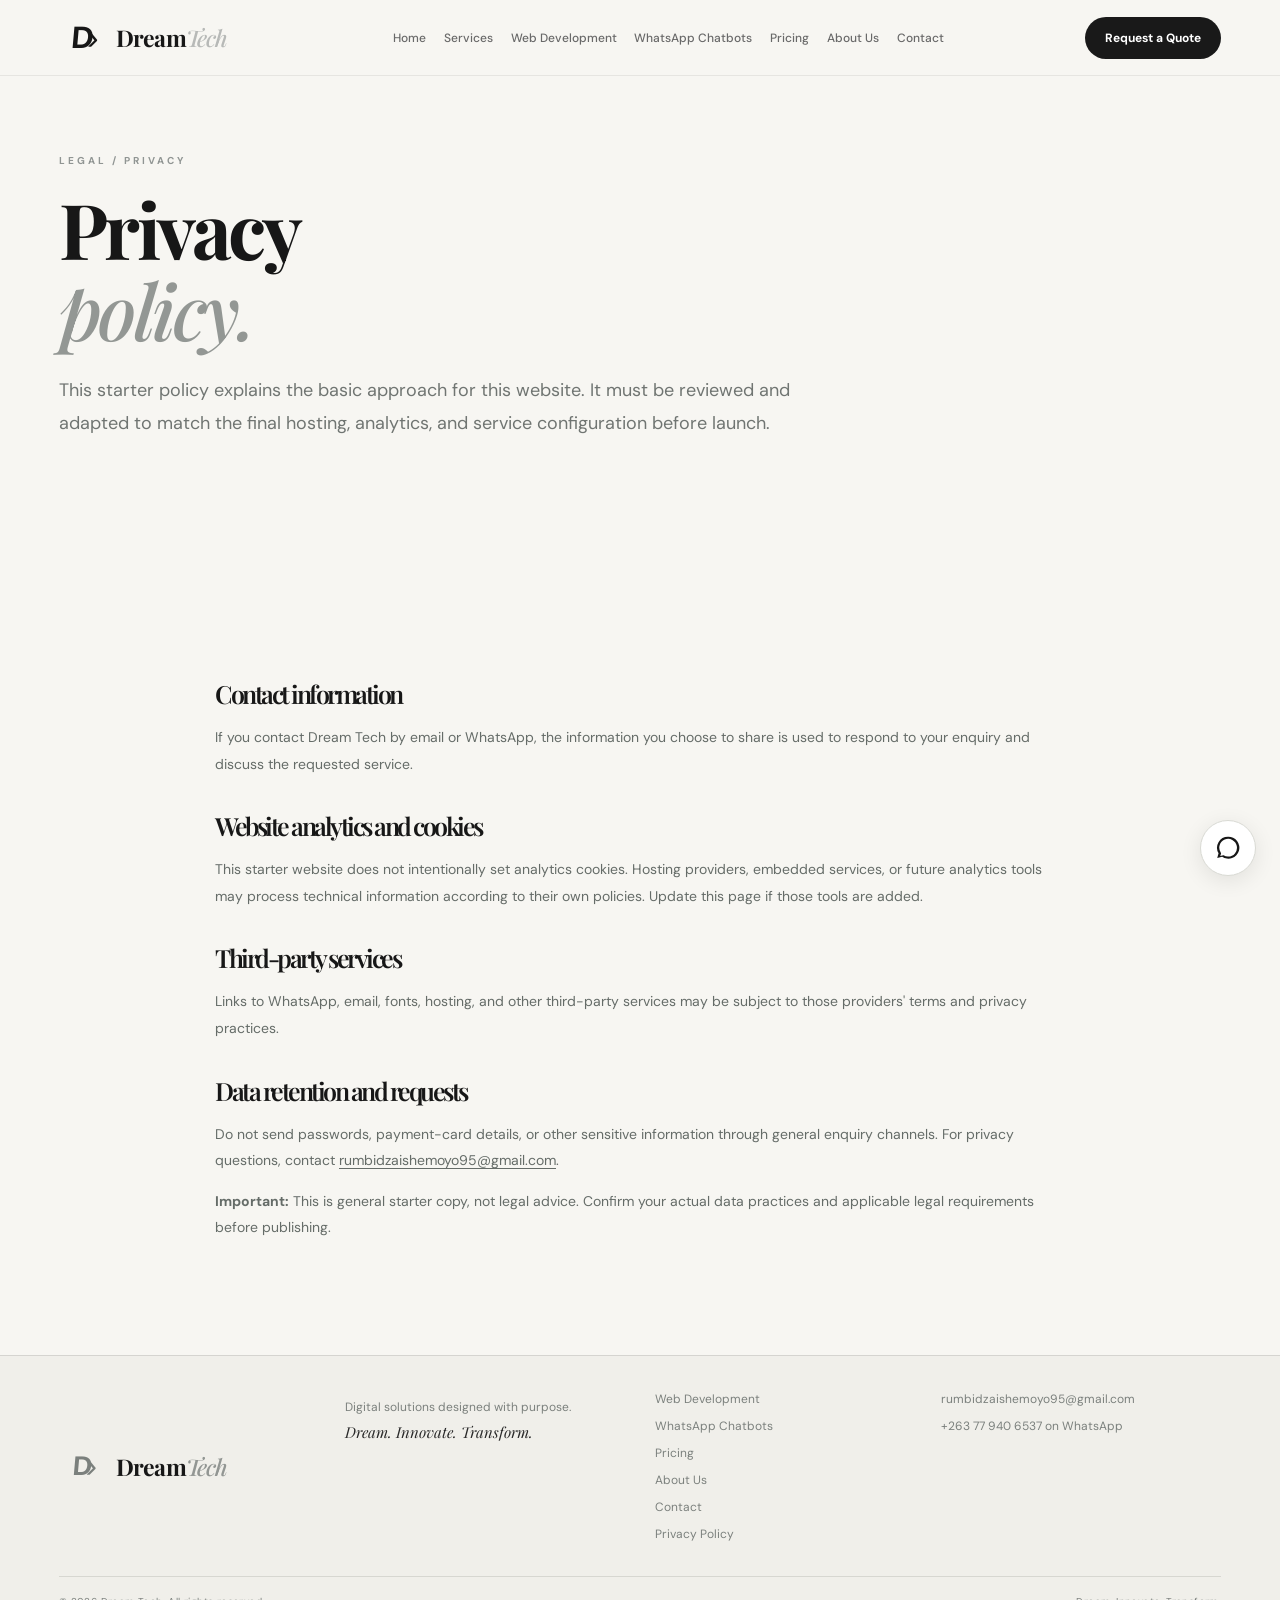
<file: privacy.html>
<!doctype html><html lang="en"><head><meta charset="utf-8"><meta name="viewport" content="width=device-width,initial-scale=1"><title>Privacy Policy | Dream Tech</title><meta name="description" content="Read the Dream Tech privacy policy for information about contact enquiries and website usage."><link rel="canonical" href="https://dreamtech.co.zw/privacy.html"><meta property="og:type" content="website"><meta property="og:title" content="Privacy Policy | Dream Tech"><meta property="og:description" content="Read the Dream Tech privacy policy for information about contact enquiries and website usage."><meta name="theme-color" content="#171717"><link rel="icon" href="favicon.svg" type="image/svg+xml"><link rel="preconnect" href="https://fonts.googleapis.com"><link rel="preconnect" href="https://fonts.gstatic.com" crossorigin><link href="https://fonts.googleapis.com/css2?family=DM+Sans:wght@400;500;600;700&family=Playfair+Display:ital,wght@0,500;0,600;0,700;1,500;1,600&display=swap" rel="stylesheet"><link rel="stylesheet" href="styles.css"></head><body><header class="site-header header-light"><a class="brand" href="index.html" aria-label="Dream Tech home"><span class="brand-mark">D<span>›</span></span><span class="brand-name">Dream<span>Tech</span></span></a><button class="menu-toggle" aria-label="Open navigation" aria-expanded="false"><span></span><span></span></button><nav class="main-nav" aria-label="Main navigation"><a class="" href="index.html">Home</a><a class="" href="services.html">Services</a><a class="" href="web-development.html">Web Development</a><a class="" href="whatsapp-chatbots.html">WhatsApp Chatbots</a><a class="" href="pricing.html">Pricing</a><a class="" href="about.html">About Us</a><a class="" href="contact.html">Contact</a></nav><a class="nav-cta wa-link" data-wa-message="Hello Dream Tech, I'd like to discuss a project. Please help me choose the right digital solution for my business." href="https://wa.me/263779406537">Request a Quote</a></header><main><section class="page-hero page-width"><p class="eyebrow">LEGAL / PRIVACY</p><h1>Privacy<br><em>policy.</em></h1><p class="lead">This starter policy explains the basic approach for this website. It must be reviewed and adapted to match the final hosting, analytics, and service configuration before launch.</p></section><section class="section-pad"><div class="page-width legal-copy"><h2>Contact information</h2><p>If you contact Dream Tech by email or WhatsApp, the information you choose to share is used to respond to your enquiry and discuss the requested service.</p><h2>Website analytics and cookies</h2><p>This starter website does not intentionally set analytics cookies. Hosting providers, embedded services, or future analytics tools may process technical information according to their own policies. Update this page if those tools are added.</p><h2>Third-party services</h2><p>Links to WhatsApp, email, fonts, hosting, and other third-party services may be subject to those providers' terms and privacy practices.</p><h2>Data retention and requests</h2><p>Do not send passwords, payment-card details, or other sensitive information through general enquiry channels. For privacy questions, contact <a href="mailto:rumbidzaishemoyo95@gmail.com">rumbidzaishemoyo95@gmail.com</a>.</p><p><strong>Important:</strong> This is general starter copy, not legal advice. Confirm your actual data practices and applicable legal requirements before publishing.</p></div></section></main><footer class="site-footer"><div class="footer-main"><a class="brand brand-footer" href="index.html"><span class="brand-mark">D<span>›</span></span><span class="brand-name">Dream<span>Tech</span></span></a><p>Digital solutions designed with purpose.<br><em>Dream. Innovate. Transform.</em></p><div class="footer-links"><a href="web-development.html">Web Development</a><a href="whatsapp-chatbots.html">WhatsApp Chatbots</a><a href="pricing.html">Pricing</a><a href="about.html">About Us</a><a href="contact.html">Contact</a><a href="privacy.html">Privacy Policy</a></div><div class="footer-contact"><a href="mailto:rumbidzaishemoyo95@gmail.com">rumbidzaishemoyo95@gmail.com</a><a class="wa-link" data-wa-message="Hello Dream Tech, I'd like to discuss a project. Please help me choose the right digital solution for my business." href="https://wa.me/263779406537">+263 77 940 6537 on WhatsApp</a></div></div><div class="footer-bottom"><span>© <span data-year></span> Dream Tech. All rights reserved.</span><span>Dream. Innovate. Transform.</span></div></footer><a class="floating-wa wa-link" data-wa-message="Hello Dream Tech, I'd like to discuss a project. Please help me choose the right digital solution for my business." href="https://wa.me/263779406537" aria-label="Contact Dream Tech on WhatsApp"><svg viewBox="0 0 32 32" aria-hidden="true"><path d="M16 3.2A12.5 12.5 0 0 0 5.2 22l-1.5 5.4 5.6-1.5A12.5 12.5 0 1 0 16 3.2Zm0 22.6a10 10 0 0 1-5.1-1.4l-.4-.2-3.3.9.9-3.2-.3-.5A10.1 10.1 0 1 1 16 25.8Z"/></svg></a><script src="script.js"></script></body></html>
</file>
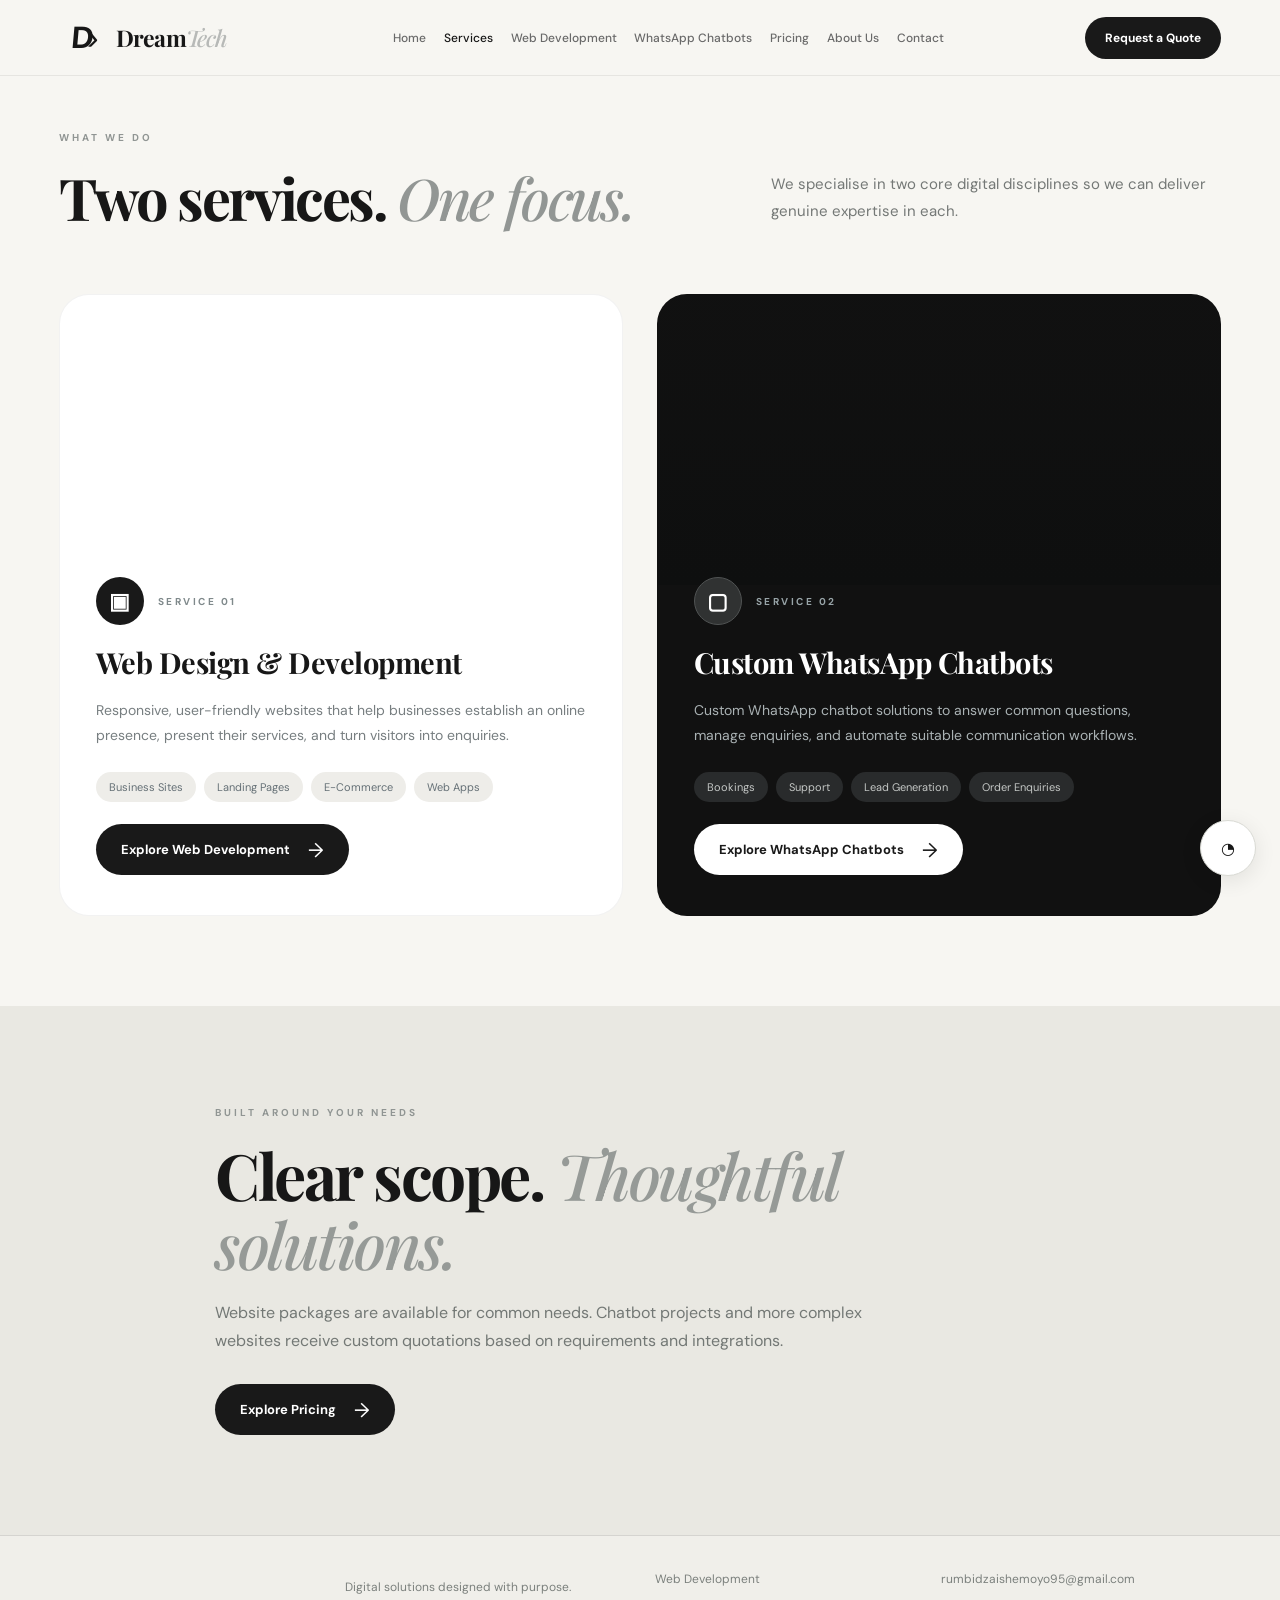
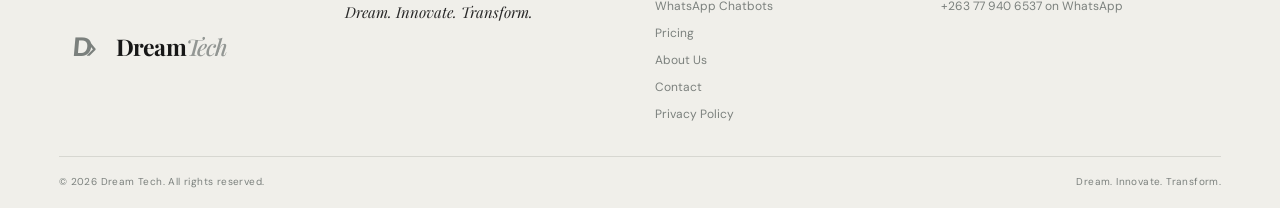
<file: services.html>
<!doctype html><html lang="en"><head><meta charset="utf-8"><meta name="viewport" content="width=device-width,initial-scale=1"><title>Services | Dream Tech Zimbabwe</title><meta name="description" content="Explore Dream Tech's two core services: custom website design and development, and WhatsApp chatbot development."><link rel="canonical" href="https://dreamtech.co.zw/services.html"><meta property="og:title" content="Services | Dream Tech"><meta property="og:description" content="Websites and custom WhatsApp chatbots, thoughtfully built."><link rel="icon" href="favicon.svg" type="image/svg+xml"><link rel="stylesheet" href="https://fonts.googleapis.com/css2?family=DM+Sans:wght@400;500;600;700&family=Playfair+Display:ital,wght@0,500;0,600;0,700;1,500;1,600&display=swap"><link rel="stylesheet" href="styles.css"></head><body><header class="site-header header-light"><a class="brand" href="index.html"><span class="brand-mark">D<span>›</span></span><span class="brand-name">Dream<span>Tech</span></span></a><button class="menu-toggle" aria-label="Open navigation" aria-expanded="false"><span></span><span></span></button><nav class="main-nav" aria-label="Main navigation"><a href="index.html">Home</a><a class="active" href="services.html">Services</a><a href="web-development.html">Web Development</a><a href="whatsapp-chatbots.html">WhatsApp Chatbots</a><a href="pricing.html">Pricing</a><a href="about.html">About Us</a><a href="contact.html">Contact</a></nav><a class="nav-cta wa-link" data-wa-message="Hello Dream Tech, I'd like to discuss a project. Please help me choose the right digital solution for my business." href="https://wa.me/263779406537">Request a Quote</a></header><main><section class="services-page-intro page-width"><p class="eyebrow">WHAT WE DO</p><div class="section-heading"><h1>Two services. <em>One focus.</em></h1><p>We specialise in two core digital disciplines so we can deliver genuine expertise in each.</p></div></section><section class="page-width detailed-services"><article class="service-card service-web"><div class="service-image web-image" role="img" aria-label="Modern bright workspace"></div><div class="service-body"><div class="service-label"><span class="service-icon">▣</span><span>SERVICE 01</span></div><h2>Web Design &amp; Development</h2><p>Responsive, user-friendly websites that help businesses establish an online presence, present their services, and turn visitors into enquiries.</p><div class="tags"><span>Business Sites</span><span>Landing Pages</span><span>E-Commerce</span><span>Web Apps</span></div><a class="button button-dark" href="web-development.html">Explore Web Development <span>→</span></a></div></article><article class="service-card service-chat"><div class="service-image chat-image" role="img" aria-label="Smartphone messaging interface"></div><div class="service-body"><div class="service-label"><span class="service-icon">▢</span><span>SERVICE 02</span></div><h2>Custom WhatsApp Chatbots</h2><p>Custom WhatsApp chatbot solutions to answer common questions, manage enquiries, and automate suitable communication workflows.</p><div class="tags"><span>Bookings</span><span>Support</span><span>Lead Generation</span><span>Order Enquiries</span></div><a class="button button-light" href="whatsapp-chatbots.html">Explore WhatsApp Chatbots <span>→</span></a></div></article></section><section class="pricing-note section-pad"><div class="page-width pricing-inner"><p class="eyebrow">BUILT AROUND YOUR NEEDS</p><h2>Clear scope. <em>Thoughtful solutions.</em></h2><p>Website packages are available for common needs. Chatbot projects and more complex websites receive custom quotations based on requirements and integrations.</p><a class="button button-dark" href="pricing.html">Explore Pricing <span>→</span></a></div></section></main><footer class="site-footer"><div class="footer-main"><a class="brand brand-footer" href="index.html"><span class="brand-mark">D<span>›</span></span><span class="brand-name">Dream<span>Tech</span></span></a><p>Digital solutions designed with purpose.<br><em>Dream. Innovate. Transform.</em></p><div class="footer-links"><a href="web-development.html">Web Development</a><a href="whatsapp-chatbots.html">WhatsApp Chatbots</a><a href="pricing.html">Pricing</a><a href="about.html">About Us</a><a href="contact.html">Contact</a><a href="privacy.html">Privacy Policy</a></div><div class="footer-contact"><a href="mailto:rumbidzaishemoyo95@gmail.com">rumbidzaishemoyo95@gmail.com</a><a class="wa-link" data-wa-message="Hello Dream Tech, I'd like to discuss a project. Please help me choose the right digital solution for my business." href="https://wa.me/263779406537">+263 77 940 6537 on WhatsApp</a></div></div><div class="footer-bottom"><span>© <span data-year></span> Dream Tech. All rights reserved.</span><span>Dream. Innovate. Transform.</span></div></footer><a class="floating-wa wa-link" data-wa-message="Hello Dream Tech, I'd like to discuss a project. Please help me choose the right digital solution for my business." href="https://wa.me/263779406537" aria-label="Contact Dream Tech on WhatsApp">◔</a><script src="script.js"></script></body></html>
</file>
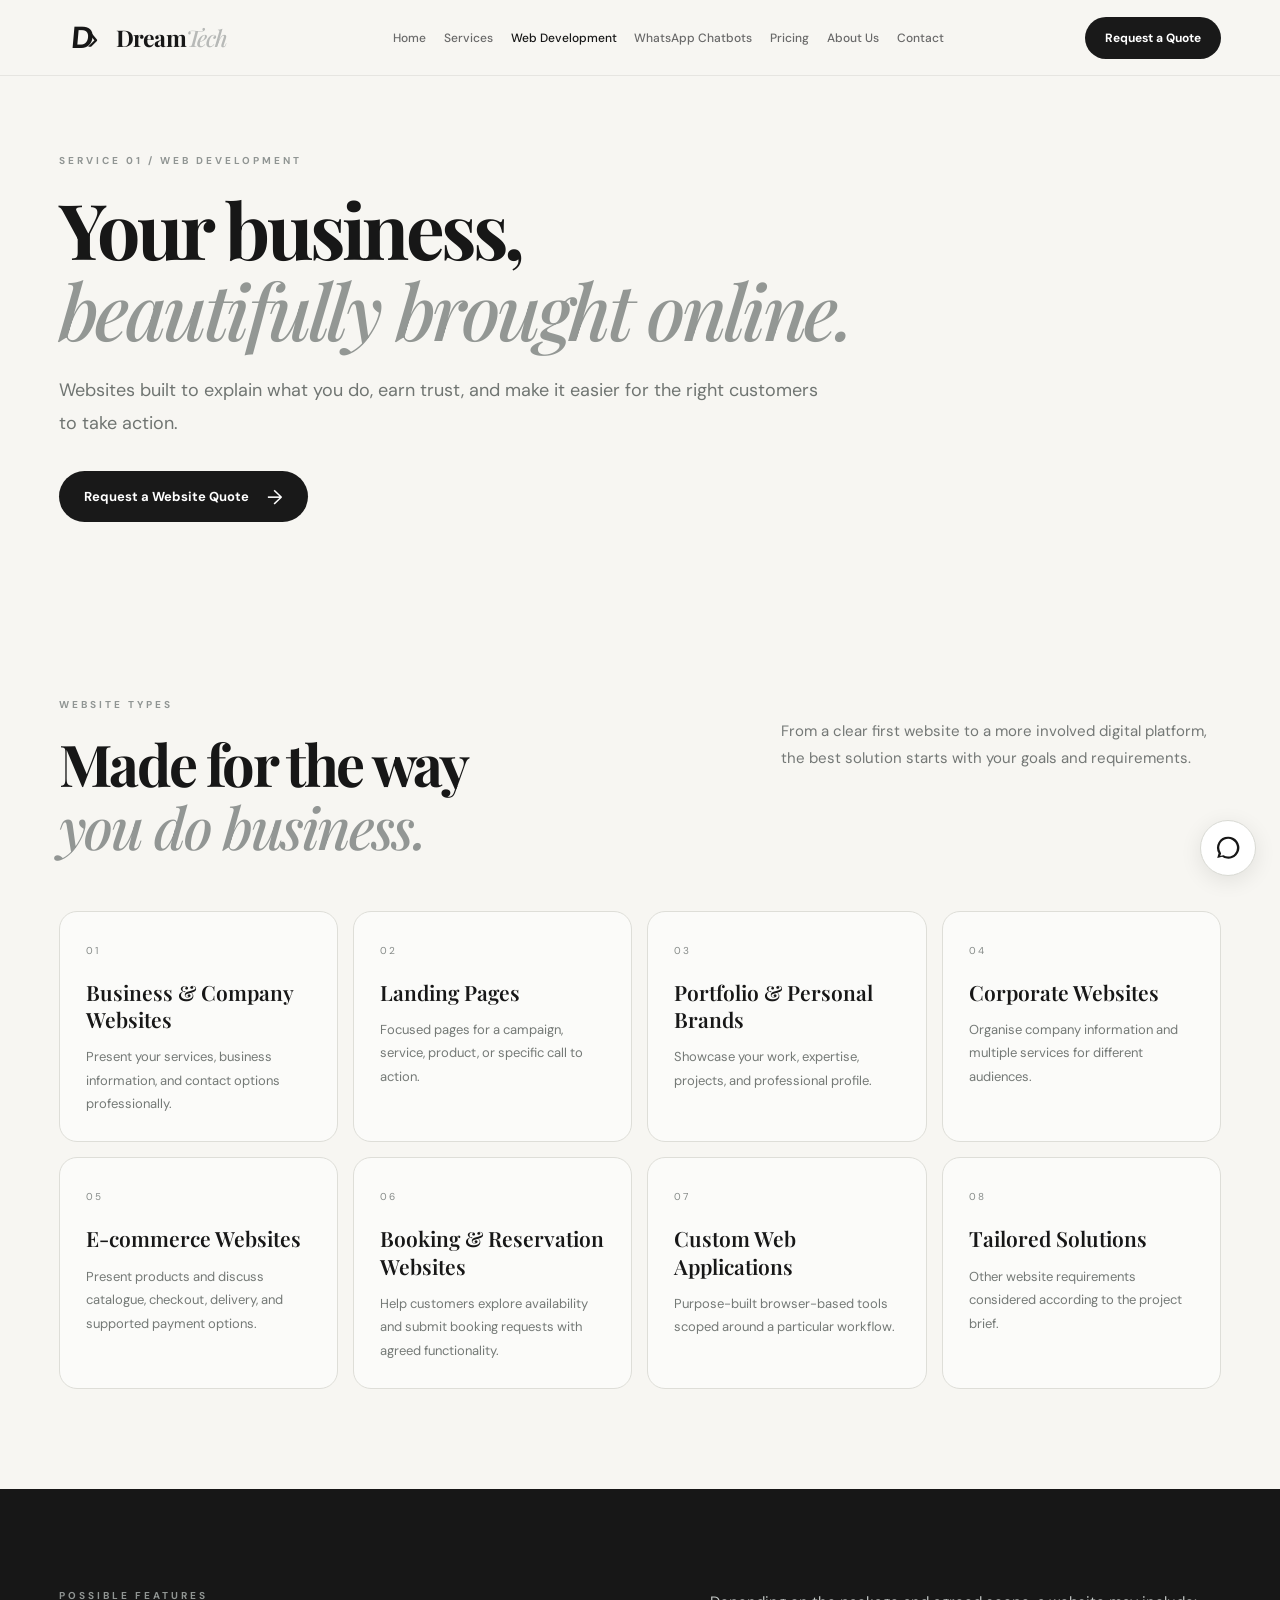
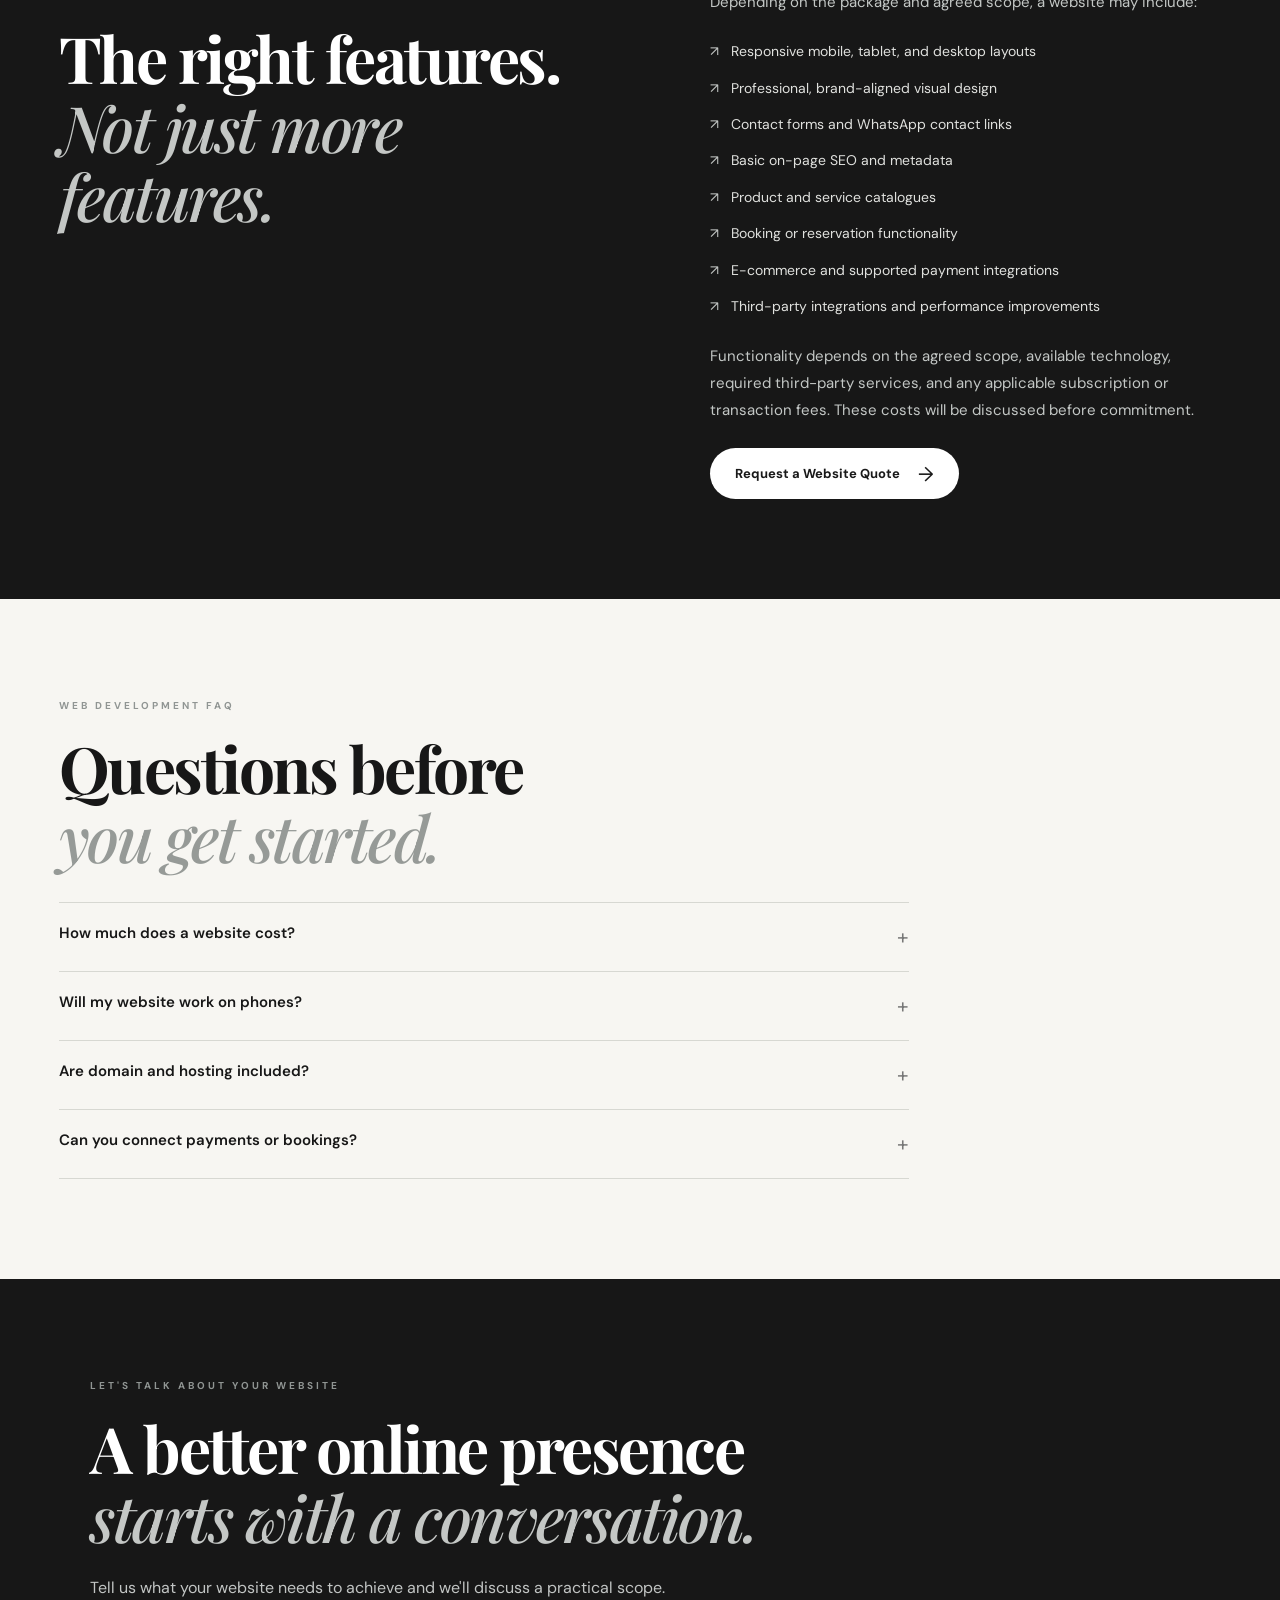
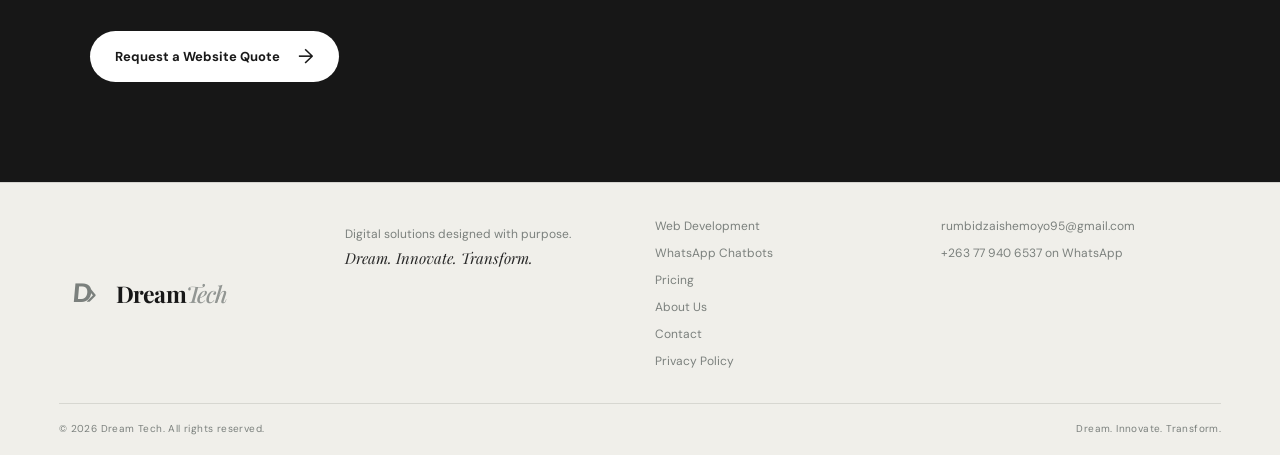
<file: web-development.html>
<!doctype html><html lang="en"><head><meta charset="utf-8"><meta name="viewport" content="width=device-width,initial-scale=1"><title>Web Design & Development | Dream Tech Zimbabwe</title><meta name="description" content="Explore business websites, landing pages, e-commerce websites, booking websites and custom web applications from Dream Tech."><link rel="canonical" href="https://dreamtech.co.zw/web-development.html"><meta property="og:type" content="website"><meta property="og:title" content="Web Design & Development | Dream Tech Zimbabwe"><meta property="og:description" content="Explore business websites, landing pages, e-commerce websites, booking websites and custom web applications from Dream Tech."><meta name="theme-color" content="#171717"><link rel="icon" href="favicon.svg" type="image/svg+xml"><link rel="preconnect" href="https://fonts.googleapis.com"><link rel="preconnect" href="https://fonts.gstatic.com" crossorigin><link href="https://fonts.googleapis.com/css2?family=DM+Sans:wght@400;500;600;700&family=Playfair+Display:ital,wght@0,500;0,600;0,700;1,500;1,600&display=swap" rel="stylesheet"><link rel="stylesheet" href="styles.css"><script type="application/ld+json">{"@context": "https://schema.org", "@type": "Service", "name": "Web Design and Development", "provider": {"@type": "Organization", "name": "Dream Tech", "url": "https://dreamtech.co.zw/"}, "areaServed": "Zimbabwe", "description": "Responsive business websites, landing pages, e-commerce websites, booking websites, and custom web applications."}</script></head><body><header class="site-header header-light"><a class="brand" href="index.html" aria-label="Dream Tech home"><span class="brand-mark">D<span>›</span></span><span class="brand-name">Dream<span>Tech</span></span></a><button class="menu-toggle" aria-label="Open navigation" aria-expanded="false"><span></span><span></span></button><nav class="main-nav" aria-label="Main navigation"><a class="" href="index.html">Home</a><a class="" href="services.html">Services</a><a class="active" href="web-development.html">Web Development</a><a class="" href="whatsapp-chatbots.html">WhatsApp Chatbots</a><a class="" href="pricing.html">Pricing</a><a class="" href="about.html">About Us</a><a class="" href="contact.html">Contact</a></nav><a class="nav-cta wa-link" data-wa-message="Hello Dream Tech, I'd like to discuss a project. Please help me choose the right digital solution for my business." href="https://wa.me/263779406537">Request a Quote</a></header><main><section class="page-hero page-width"><p class="eyebrow">SERVICE 01 / WEB DEVELOPMENT</p><h1>Your business,<br><em>beautifully brought online.</em></h1><p class="lead">Websites built to explain what you do, earn trust, and make it easier for the right customers to take action.</p><a class="button button-dark wa-link" data-wa-message="Hello Dream Tech, I'm interested in Web Design & Development. I'd like to discuss my requirements and receive a quotation." href="https://wa.me/263779406537">Request a Website Quote <span>→</span></a></section>
<section class="section-pad"><div class="page-width"><div class="section-heading"><div><p class="eyebrow">WEBSITE TYPES</p><h2>Made for the way<br><em>you do business.</em></h2></div><p>From a clear first website to a more involved digital platform, the best solution starts with your goals and requirements.</p></div><div class="type-grid"><article><span>01</span><h3>Business &amp; Company Websites</h3><p>Present your services, business information, and contact options professionally.</p></article><article><span>02</span><h3>Landing Pages</h3><p>Focused pages for a campaign, service, product, or specific call to action.</p></article><article><span>03</span><h3>Portfolio &amp; Personal Brands</h3><p>Showcase your work, expertise, projects, and professional profile.</p></article><article><span>04</span><h3>Corporate Websites</h3><p>Organise company information and multiple services for different audiences.</p></article><article><span>05</span><h3>E-commerce Websites</h3><p>Present products and discuss catalogue, checkout, delivery, and supported payment options.</p></article><article><span>06</span><h3>Booking &amp; Reservation Websites</h3><p>Help customers explore availability and submit booking requests with agreed functionality.</p></article><article><span>07</span><h3>Custom Web Applications</h3><p>Purpose-built browser-based tools scoped around a particular workflow.</p></article><article><span>08</span><h3>Tailored Solutions</h3><p>Other website requirements considered according to the project brief.</p></article></div></div></section>
<section class="dark-band section-pad"><div class="page-width split-band"><div><p class="eyebrow">POSSIBLE FEATURES</p><h2>The right features.<br><em>Not just more features.</em></h2></div><div><p>Depending on the package and agreed scope, a website may include:</p><ul class="check-list"><li>Responsive mobile, tablet, and desktop layouts</li><li>Professional, brand-aligned visual design</li><li>Contact forms and WhatsApp contact links</li><li>Basic on-page SEO and metadata</li><li>Product and service catalogues</li><li>Booking or reservation functionality</li><li>E-commerce and supported payment integrations</li><li>Third-party integrations and performance improvements</li></ul><p class="fine-print">Functionality depends on the agreed scope, available technology, required third-party services, and any applicable subscription or transaction fees. These costs will be discussed before commitment.</p><a class="button button-light wa-link" data-wa-message="Hello Dream Tech, I'm interested in Web Design & Development. I'd like to discuss my requirements and receive a quotation." href="https://wa.me/263779406537">Request a Website Quote <span>→</span></a></div></div></section>
<section class="section-pad"><div class="page-width"><p class="eyebrow">WEB DEVELOPMENT FAQ</p><h2>Questions before<br><em>you get started.</em></h2><div class="faq-list narrow"><details><summary>How much does a website cost?</summary><p>Proposed packages are $99, $299, and $650. Projects outside those scopes receive a custom quotation. See <a href="pricing.html">website pricing</a>.</p></details><details><summary>Will my website work on phones?</summary><p>Responsive layouts are included in the proposed packages. We test common screen sizes and adjust the layout for usability.</p></details><details><summary>Are domain and hosting included?</summary><p>Domain registration, hosting, paid plugins, subscriptions, maintenance, and third-party fees are not assumed to be included. Confirm the exact inclusions in your written project scope before proceeding.</p></details><details><summary>Can you connect payments or bookings?</summary><p>We can discuss supported options. Availability depends on the provider, technical access, integration requirements, and agreed scope.</p></details></div></div></section>
<section class="statement section-pad"><div class="page-width statement-inner"><p class="eyebrow">LET'S TALK ABOUT YOUR WEBSITE</p><h2>A better online presence<br><em>starts with a conversation.</em></h2><p>Tell us what your website needs to achieve and we'll discuss a practical scope.</p><a class="button button-light wa-link" data-wa-message="Hello Dream Tech, I'm interested in Web Design & Development. I'd like to discuss my requirements and receive a quotation." href="https://wa.me/263779406537">Request a Website Quote <span>→</span></a></div></section></main><footer class="site-footer"><div class="footer-main"><a class="brand brand-footer" href="index.html"><span class="brand-mark">D<span>›</span></span><span class="brand-name">Dream<span>Tech</span></span></a><p>Digital solutions designed with purpose.<br><em>Dream. Innovate. Transform.</em></p><div class="footer-links"><a href="web-development.html">Web Development</a><a href="whatsapp-chatbots.html">WhatsApp Chatbots</a><a href="pricing.html">Pricing</a><a href="about.html">About Us</a><a href="contact.html">Contact</a><a href="privacy.html">Privacy Policy</a></div><div class="footer-contact"><a href="mailto:rumbidzaishemoyo95@gmail.com">rumbidzaishemoyo95@gmail.com</a><a class="wa-link" data-wa-message="Hello Dream Tech, I'd like to discuss a project. Please help me choose the right digital solution for my business." href="https://wa.me/263779406537">+263 77 940 6537 on WhatsApp</a></div></div><div class="footer-bottom"><span>© <span data-year></span> Dream Tech. All rights reserved.</span><span>Dream. Innovate. Transform.</span></div></footer><a class="floating-wa wa-link" data-wa-message="Hello Dream Tech, I'd like to discuss a project. Please help me choose the right digital solution for my business." href="https://wa.me/263779406537" aria-label="Contact Dream Tech on WhatsApp"><svg viewBox="0 0 32 32" aria-hidden="true"><path d="M16 3.2A12.5 12.5 0 0 0 5.2 22l-1.5 5.4 5.6-1.5A12.5 12.5 0 1 0 16 3.2Zm0 22.6a10 10 0 0 1-5.1-1.4l-.4-.2-3.3.9.9-3.2-.3-.5A10.1 10.1 0 1 1 16 25.8Z"/></svg></a><script src="script.js"></script></body></html>
</file>
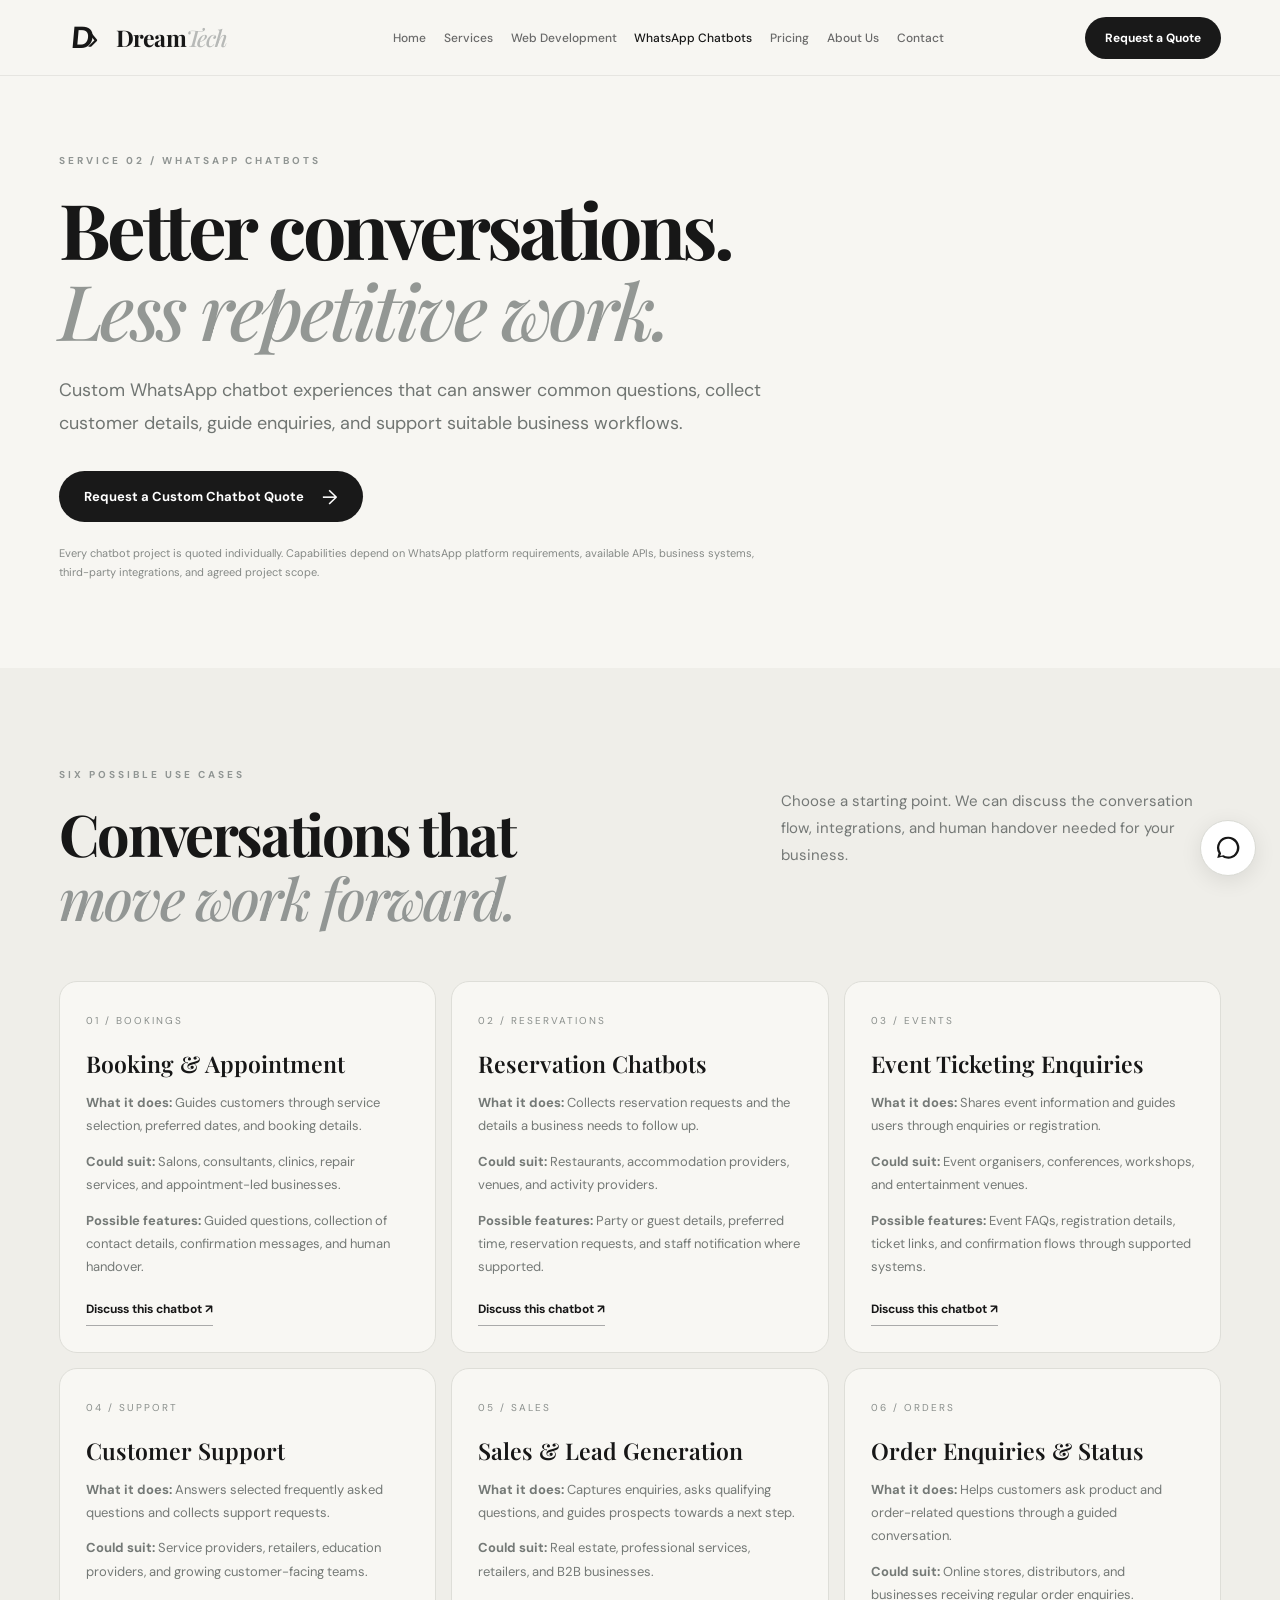
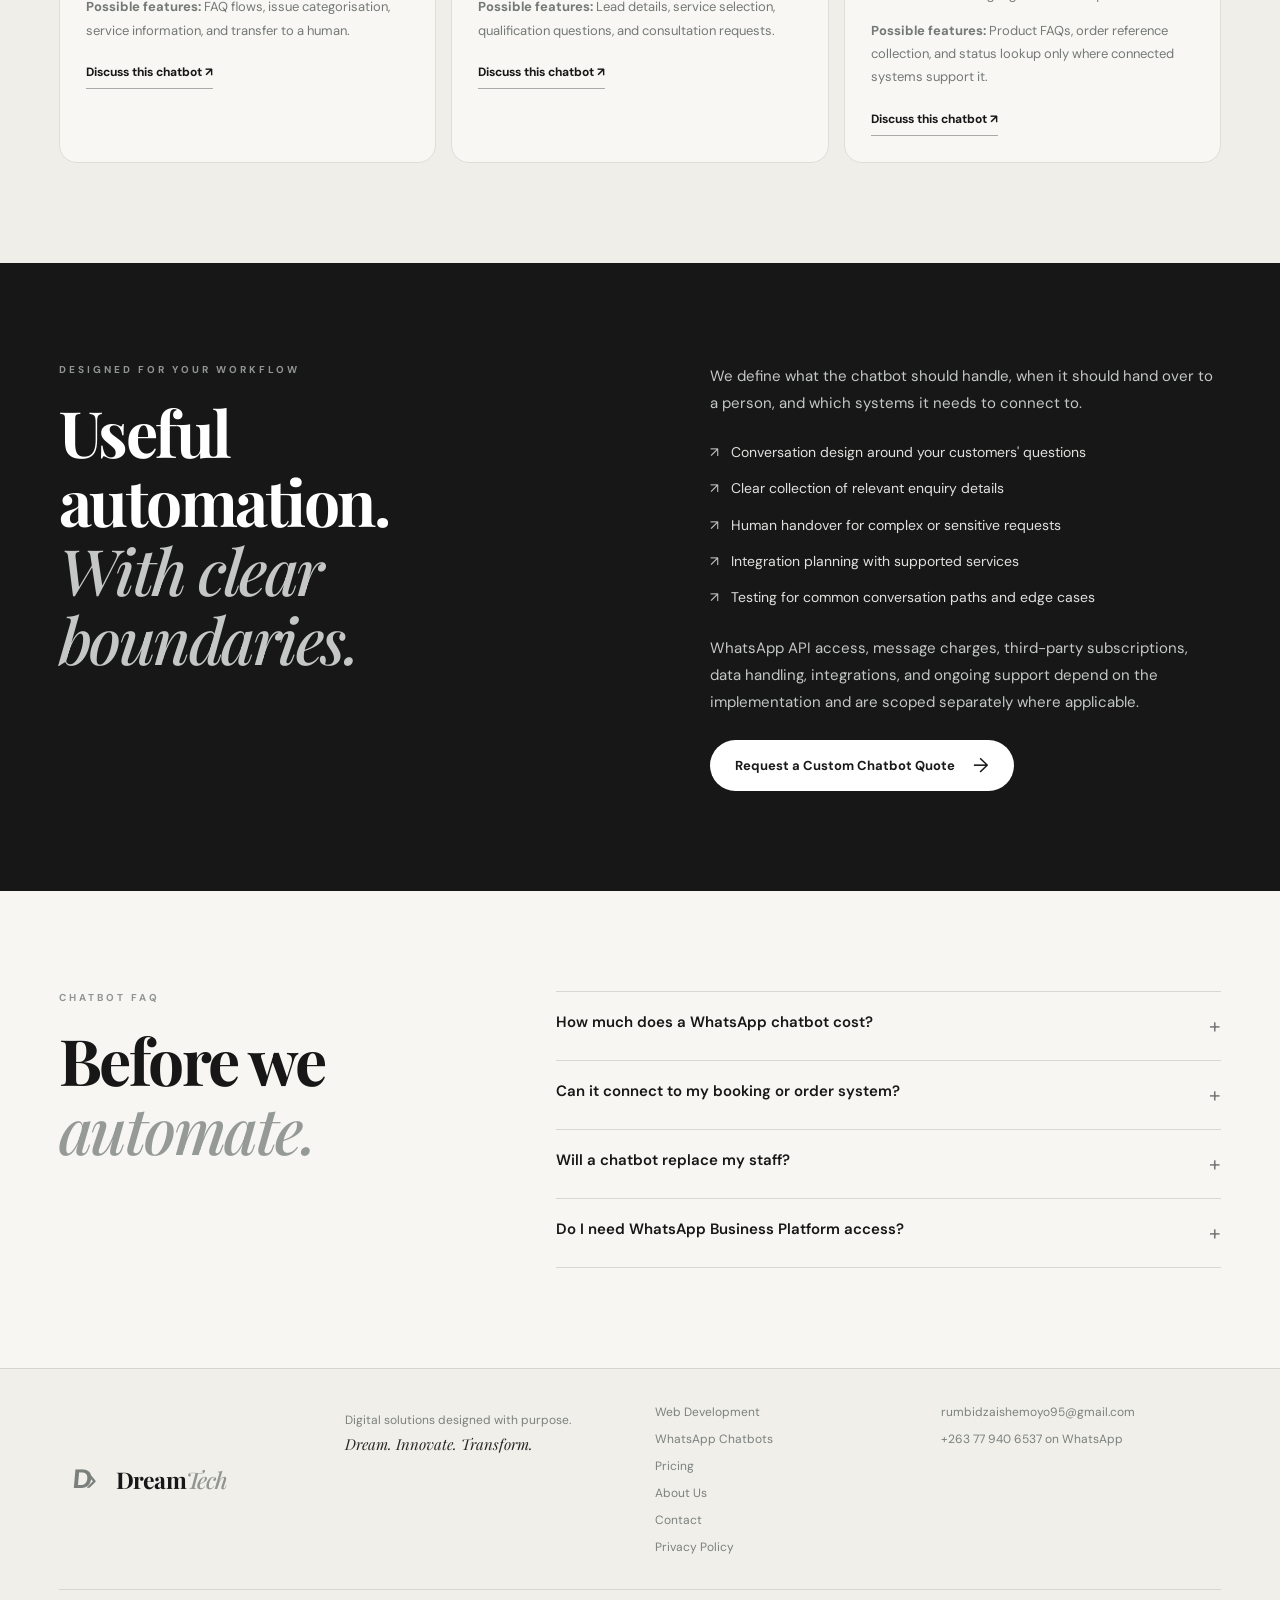
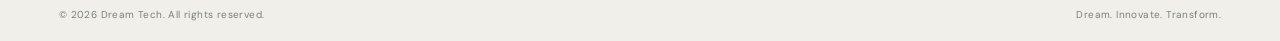
<file: whatsapp-chatbots.html>
<!doctype html><html lang="en"><head><meta charset="utf-8"><meta name="viewport" content="width=device-width,initial-scale=1"><title>Custom WhatsApp Chatbots | Dream Tech Zimbabwe</title><meta name="description" content="Custom WhatsApp chatbot development for bookings, reservations, event enquiries, customer support, sales leads, and order enquiries."><link rel="canonical" href="https://dreamtech.co.zw/whatsapp-chatbots.html"><meta property="og:type" content="website"><meta property="og:title" content="Custom WhatsApp Chatbots | Dream Tech Zimbabwe"><meta property="og:description" content="Custom WhatsApp chatbot development for bookings, reservations, event enquiries, customer support, sales leads, and order enquiries."><meta name="theme-color" content="#171717"><link rel="icon" href="favicon.svg" type="image/svg+xml"><link rel="preconnect" href="https://fonts.googleapis.com"><link rel="preconnect" href="https://fonts.gstatic.com" crossorigin><link href="https://fonts.googleapis.com/css2?family=DM+Sans:wght@400;500;600;700&family=Playfair+Display:ital,wght@0,500;0,600;0,700;1,500;1,600&display=swap" rel="stylesheet"><link rel="stylesheet" href="styles.css"><script type="application/ld+json">{"@context": "https://schema.org", "@type": "Service", "name": "Custom WhatsApp Chatbot Development", "provider": {"@type": "Organization", "name": "Dream Tech", "url": "https://dreamtech.co.zw/"}, "areaServed": "Zimbabwe", "description": "Custom WhatsApp chatbot flows for bookings, reservations, event enquiries, customer support, lead generation, and order enquiries."}</script></head><body><header class="site-header header-light"><a class="brand" href="index.html" aria-label="Dream Tech home"><span class="brand-mark">D<span>›</span></span><span class="brand-name">Dream<span>Tech</span></span></a><button class="menu-toggle" aria-label="Open navigation" aria-expanded="false"><span></span><span></span></button><nav class="main-nav" aria-label="Main navigation"><a class="" href="index.html">Home</a><a class="" href="services.html">Services</a><a class="" href="web-development.html">Web Development</a><a class="active" href="whatsapp-chatbots.html">WhatsApp Chatbots</a><a class="" href="pricing.html">Pricing</a><a class="" href="about.html">About Us</a><a class="" href="contact.html">Contact</a></nav><a class="nav-cta wa-link" data-wa-message="Hello Dream Tech, I'd like to discuss a project. Please help me choose the right digital solution for my business." href="https://wa.me/263779406537">Request a Quote</a></header><main><section class="page-hero page-width"><p class="eyebrow">SERVICE 02 / WHATSAPP CHATBOTS</p><h1>Better conversations.<br><em>Less repetitive work.</em></h1><p class="lead">Custom WhatsApp chatbot experiences that can answer common questions, collect customer details, guide enquiries, and support suitable business workflows.</p><a class="button button-dark wa-link" data-wa-message="Hello Dream Tech, I'm interested in a custom WhatsApp chatbot. I'd like to explain my business needs and receive a quotation." href="https://wa.me/263779406537">Request a Custom Chatbot Quote <span>→</span></a><p class="fine-print dark-fine">Every chatbot project is quoted individually. Capabilities depend on WhatsApp platform requirements, available APIs, business systems, third-party integrations, and agreed project scope.</p></section>
<section class="section-pad chatbot-types"><div class="page-width"><div class="section-heading"><div><p class="eyebrow">SIX POSSIBLE USE CASES</p><h2>Conversations that<br><em>move work forward.</em></h2></div><p>Choose a starting point. We can discuss the conversation flow, integrations, and human handover needed for your business.</p></div><div class="type-grid chatbot-grid">
<article><span>01 / BOOKINGS</span><h3>Booking &amp; Appointment</h3><p><b>What it does:</b> Guides customers through service selection, preferred dates, and booking details.</p><p><b>Could suit:</b> Salons, consultants, clinics, repair services, and appointment-led businesses.</p><p><b>Possible features:</b> Guided questions, collection of contact details, confirmation messages, and human handover.</p><a class="text-link wa-link" data-wa-message="Hello Dream Tech, I'd like to discuss a Booking & Appointment WhatsApp chatbot for my business." href="https://wa.me/263779406537">Discuss this chatbot ↗</a></article>
<article><span>02 / RESERVATIONS</span><h3>Reservation Chatbots</h3><p><b>What it does:</b> Collects reservation requests and the details a business needs to follow up.</p><p><b>Could suit:</b> Restaurants, accommodation providers, venues, and activity providers.</p><p><b>Possible features:</b> Party or guest details, preferred time, reservation requests, and staff notification where supported.</p><a class="text-link wa-link" data-wa-message="Hello Dream Tech, I'd like to discuss a Reservation WhatsApp chatbot for my business." href="https://wa.me/263779406537">Discuss this chatbot ↗</a></article>
<article><span>03 / EVENTS</span><h3>Event Ticketing Enquiries</h3><p><b>What it does:</b> Shares event information and guides users through enquiries or registration.</p><p><b>Could suit:</b> Event organisers, conferences, workshops, and entertainment venues.</p><p><b>Possible features:</b> Event FAQs, registration details, ticket links, and confirmation flows through supported systems.</p><a class="text-link wa-link" data-wa-message="Hello Dream Tech, I'd like to discuss an Event Ticketing WhatsApp chatbot for my business." href="https://wa.me/263779406537">Discuss this chatbot ↗</a></article>
<article><span>04 / SUPPORT</span><h3>Customer Support</h3><p><b>What it does:</b> Answers selected frequently asked questions and collects support requests.</p><p><b>Could suit:</b> Service providers, retailers, education providers, and growing customer-facing teams.</p><p><b>Possible features:</b> FAQ flows, issue categorisation, service information, and transfer to a human.</p><a class="text-link wa-link" data-wa-message="Hello Dream Tech, I'd like to discuss a Customer Support WhatsApp chatbot for my business." href="https://wa.me/263779406537">Discuss this chatbot ↗</a></article>
<article><span>05 / SALES</span><h3>Sales &amp; Lead Generation</h3><p><b>What it does:</b> Captures enquiries, asks qualifying questions, and guides prospects towards a next step.</p><p><b>Could suit:</b> Real estate, professional services, retailers, and B2B businesses.</p><p><b>Possible features:</b> Lead details, service selection, qualification questions, and consultation requests.</p><a class="text-link wa-link" data-wa-message="Hello Dream Tech, I'd like to discuss a Sales & Lead Generation WhatsApp chatbot for my business." href="https://wa.me/263779406537">Discuss this chatbot ↗</a></article>
<article><span>06 / ORDERS</span><h3>Order Enquiries &amp; Status</h3><p><b>What it does:</b> Helps customers ask product and order-related questions through a guided conversation.</p><p><b>Could suit:</b> Online stores, distributors, and businesses receiving regular order enquiries.</p><p><b>Possible features:</b> Product FAQs, order reference collection, and status lookup only where connected systems support it.</p><a class="text-link wa-link" data-wa-message="Hello Dream Tech, I'd like to discuss an Order Enquiry WhatsApp chatbot for my business." href="https://wa.me/263779406537">Discuss this chatbot ↗</a></article>
</div></div></section>
<section class="dark-band section-pad"><div class="page-width split-band"><div><p class="eyebrow">DESIGNED FOR YOUR WORKFLOW</p><h2>Useful automation.<br><em>With clear boundaries.</em></h2></div><div><p>We define what the chatbot should handle, when it should hand over to a person, and which systems it needs to connect to.</p><ul class="check-list"><li>Conversation design around your customers' questions</li><li>Clear collection of relevant enquiry details</li><li>Human handover for complex or sensitive requests</li><li>Integration planning with supported services</li><li>Testing for common conversation paths and edge cases</li></ul><p class="fine-print">WhatsApp API access, message charges, third-party subscriptions, data handling, integrations, and ongoing support depend on the implementation and are scoped separately where applicable.</p><a class="button button-light wa-link" data-wa-message="Hello Dream Tech, I'm interested in a custom WhatsApp chatbot. I'd like to explain my business needs and receive a quotation." href="https://wa.me/263779406537">Request a Custom Chatbot Quote <span>→</span></a></div></div></section>
<section class="section-pad"><div class="page-width faq-layout"><div><p class="eyebrow">CHATBOT FAQ</p><h2>Before we<br><em>automate.</em></h2></div><div class="faq-list"><details><summary>How much does a WhatsApp chatbot cost?</summary><p>All chatbot projects receive a custom quotation. Cost depends on the conversation flows, integrations, platform requirements, and ongoing services needed.</p></details><details><summary>Can it connect to my booking or order system?</summary><p>Potentially, if the system offers suitable access or an API and the integration is technically supported. We assess this before confirming scope.</p></details><details><summary>Will a chatbot replace my staff?</summary><p>The goal is to handle suitable repetitive interactions and make common information easier to access. Human handover remains important for complex requests and customer care.</p></details><details><summary>Do I need WhatsApp Business Platform access?</summary><p>Some automated use cases require access to Meta's WhatsApp Business Platform or an approved provider. Requirements depend on the proposed setup and current platform rules.</p></details></div></div></section></main><footer class="site-footer"><div class="footer-main"><a class="brand brand-footer" href="index.html"><span class="brand-mark">D<span>›</span></span><span class="brand-name">Dream<span>Tech</span></span></a><p>Digital solutions designed with purpose.<br><em>Dream. Innovate. Transform.</em></p><div class="footer-links"><a href="web-development.html">Web Development</a><a href="whatsapp-chatbots.html">WhatsApp Chatbots</a><a href="pricing.html">Pricing</a><a href="about.html">About Us</a><a href="contact.html">Contact</a><a href="privacy.html">Privacy Policy</a></div><div class="footer-contact"><a href="mailto:rumbidzaishemoyo95@gmail.com">rumbidzaishemoyo95@gmail.com</a><a class="wa-link" data-wa-message="Hello Dream Tech, I'd like to discuss a project. Please help me choose the right digital solution for my business." href="https://wa.me/263779406537">+263 77 940 6537 on WhatsApp</a></div></div><div class="footer-bottom"><span>© <span data-year></span> Dream Tech. All rights reserved.</span><span>Dream. Innovate. Transform.</span></div></footer><a class="floating-wa wa-link" data-wa-message="Hello Dream Tech, I'd like to discuss a project. Please help me choose the right digital solution for my business." href="https://wa.me/263779406537" aria-label="Contact Dream Tech on WhatsApp"><svg viewBox="0 0 32 32" aria-hidden="true"><path d="M16 3.2A12.5 12.5 0 0 0 5.2 22l-1.5 5.4 5.6-1.5A12.5 12.5 0 1 0 16 3.2Zm0 22.6a10 10 0 0 1-5.1-1.4l-.4-.2-3.3.9.9-3.2-.3-.5A10.1 10.1 0 1 1 16 25.8Z"/></svg></a><script src="script.js"></script></body></html>
</file>
<file: styles.css>
:root{--ink:#171717;--muted:#777b7b;--paper:#f7f6f2;--white:#fff;--silver:#c4c7c5;--line:rgba(20,20,20,.12);--serif:"Playfair Display",Georgia,serif;--sans:"DM Sans",Arial,sans-serif}
*{box-sizing:border-box}html{scroll-behavior:smooth;scroll-padding-top:90px}body{margin:0;font-family:var(--sans);color:var(--ink);background:var(--paper);-webkit-font-smoothing:antialiased}a{color:inherit;text-decoration:none}a:focus-visible,button:focus-visible,summary:focus-visible{outline:3px solid #777;outline-offset:4px}.page-width{width:min(1440px,calc(100% - 9.2vw));margin-inline:auto}.site-header{height:76px;display:flex;align-items:center;justify-content:space-between;padding:0 max(4.6vw,28px);position:relative;z-index:10;border-bottom:1px solid rgba(255,255,255,.1)}.header-dark{position:absolute;top:0;left:0;width:100%;color:white}.header-light{background:rgba(247,246,242,.98);border-bottom:1px solid rgba(0,0,0,.07)}.brand{display:flex;align-items:center;gap:13px;white-space:nowrap}.brand-mark{font-size:31px;font-weight:700;letter-spacing:-8px;display:inline-flex;align-items:center;justify-content:center;width:44px;height:42px;transform:skew(-5deg);font-family:Arial,sans-serif}.brand-mark span{font-size:33px;font-weight:400;margin-left:2px}.brand-name{font:700 23px var(--serif);letter-spacing:-.8px}.brand-name span{font-style:italic;font-weight:500;color:#b7b9b7}.header-dark .brand-name{color:#fff}.main-nav{display:flex;align-items:center;gap:clamp(10px,1.4vw,24px);margin-left:24px}.main-nav a{font-size:12px;font-weight:600;color:#b8bbbe;transition:color .2s;white-space:nowrap}.header-light .main-nav a{color:#696969;font-weight:500}.main-nav a:hover,.main-nav a.active{color:inherit}.header-dark .main-nav a:hover,.header-dark .main-nav a.active{color:#fff}.nav-cta{background:#fff;color:#191919;border-radius:40px;padding:13px 20px;font-size:12px;font-weight:700;white-space:nowrap;transition:transform .2s}.nav-cta:hover,.button:hover{transform:translateY(-2px)}.header-light .nav-cta{background:#191919;color:#fff}.menu-toggle{display:none;background:none;border:0;color:inherit}.hero{height:min(900px,100vh);min-height:690px;position:relative;overflow:hidden;background:#080a0b;color:white;display:flex;align-items:center}.hero-art{position:absolute;inset:0;background-image:linear-gradient(rgba(1,8,13,.15),rgba(1,8,13,.15)),url("https://images.unsplash.com/photo-1518770660439-4636190af475?auto=format&fit=crop&w=2200&q=85");background-position:center;background-size:cover;filter:grayscale(.7);opacity:.36}.hero:before{content:"";position:absolute;inset:-15%;background:repeating-linear-gradient(0deg,transparent 0 57px,rgba(196,199,197,.07) 58px 60px),repeating-linear-gradient(90deg,transparent 0 78px,rgba(196,199,197,.08) 79px 81px);mask-image:radial-gradient(ellipse at 52% 48%,black 0%,transparent 72%);z-index:1}.hero:after{content:"";position:absolute;width:min(68vw,900px);aspect-ratio:1;border:1px solid rgba(202,202,198,.28);border-radius:50%;left:23%;top:0%;box-shadow:0 0 0 45px rgba(0,0,0,0),inset 0 0 60px rgba(196,199,197,.05);z-index:1}.hero-shade{position:absolute;inset:0;background:linear-gradient(90deg,rgba(2,9,14,.91) 0%,rgba(2,9,14,.67) 42%,rgba(2,9,14,.36) 100%),linear-gradient(0deg,rgba(2,9,14,.3),transparent 50%);z-index:2}.hero-content{position:relative;z-index:3;padding-top:72px}.availability{display:inline-flex;align-items:center;gap:9px;border:1px solid rgba(255,255,255,.15);background:rgba(255,255,255,.07);border-radius:40px;padding:10px 15px;font-size:10px;letter-spacing:1.7px;font-weight:700;color:#c4c7c5;margin-bottom:36px}.availability span{width:8px;height:8px;border-radius:50%;background:#d6d8d7}.hero h1{font:700 clamp(62px,7vw,108px)/.99 var(--serif);letter-spacing:-4.5px;margin:0 0 26px;max-width:980px}.hero h1 em{font-weight:500;color:#c4c7c5;letter-spacing:-4px}.hero-content>p{color:#c3c7c8;font-size:17px;line-height:1.7;margin:0 0 38px;max-width:780px}.hero-actions{display:flex;gap:16px;align-items:center}.button{display:inline-flex;align-items:center;justify-content:center;gap:18px;padding:17px 25px;border-radius:50px;font:700 13px var(--sans);border:0;cursor:pointer;transition:transform .2s,background .2s}.button span{font-size:20px;font-weight:400;line-height:0}.button-light{background:#fff;color:#191919}.button-outline{border:1px solid rgba(255,255,255,.3);color:#fff;background:rgba(0,0,0,.08)}.button-dark{background:#191919;color:#fff}.hero-index{position:absolute;right:4.6vw;bottom:35px;z-index:3;color:#8b969a;font-size:10px;letter-spacing:1.8px}.hero-index span{color:#fff}.scroll-cue{position:absolute;bottom:35px;left:4.6vw;z-index:3;font-size:9px;letter-spacing:2px;color:#aab1b4;display:flex;align-items:center;gap:12px}.scroll-cue span{display:block;height:1px;width:38px;background:#b7bdbe}
.section-pad{padding:100px 0}.intro-section{background:#f7f6f2}.intro-grid{display:grid;grid-template-columns:1.1fr .9fr;gap:10%;align-items:center}.eyebrow{font-size:10px;font-weight:700;letter-spacing:3px;color:#909593;margin:0 0 21px}.intro-grid h2,.statement h2,.contact-section h2,.pricing-inner h2,.page-width>h2,.split-band h2,.faq-layout h2{font:700 clamp(42px,5vw,68px)/1.08 var(--serif);letter-spacing:-2.5px;margin:0 0 24px}.intro-grid h2 em,.statement h2 em,.contact-section h2 em,.pricing-inner h2 em,.page-width>h2 em,.split-band h2 em,.faq-layout h2 em{font-weight:500;color:#969a97}.intro-copy p{font-size:17px;line-height:1.8;color:#6f7472;margin:0 0 22px}.text-link,.card-link{font-size:12px;font-weight:700;padding-bottom:8px;display:inline-flex;gap:18px;align-items:center}.text-link{border-bottom:1px solid #aaa}.text-link span,.card-link span{font-size:18px}.services-preview{background:#f8f7f3;padding-top:70px}.section-heading{display:flex;justify-content:space-between;align-items:flex-start;gap:50px;margin-bottom:52px}.section-heading h2,.services-page-intro h1{font:700 clamp(40px,4.5vw,62px)/1.1 var(--serif);letter-spacing:-2.4px;margin:0}.section-heading h2 em,.services-page-intro h1 em{font-weight:500;color:#929694}.section-heading>p{font-size:15px;line-height:1.8;color:#747876;max-width:440px;margin:20px 0 0}.service-grid{display:grid;grid-template-columns:1fr 1fr;gap:34px}.service-card{border-radius:30px;overflow:hidden;background:#fff;border:1px solid rgba(0,0,0,.05);min-width:0}.service-image{height:270px;background-size:cover;background-position:center;position:relative}.web-image{background-image:url("https://images.unsplash.com/photo-1497366754035-f200968a6e72?auto=format&fit=crop&w=1200&q=85")}.web-image:after{content:"";position:absolute;inset:0;background:linear-gradient(0deg,rgba(255,255,255,.97),rgba(255,255,255,.08) 75%)}.chat-image{background-image:url("https://images.unsplash.com/photo-1512499617640-c74ae3a79d37?auto=format&fit=crop&w=1200&q=85");background-position:center 42%}.chat-image:after{content:"";position:absolute;inset:0;background:linear-gradient(0deg,rgba(14,15,15,1),rgba(14,15,15,.18) 90%)}.service-body{padding:0 36px 34px;position:relative;margin-top:-8px}.service-label{display:flex;align-items:center;gap:14px;font-size:10px;letter-spacing:2.5px;font-weight:700;color:#7f898b;margin-bottom:19px}.service-icon{width:48px;height:48px;border-radius:50%;display:grid;place-items:center;background:#191919;color:#fff;font-size:22px;letter-spacing:0}.service-body h3,.service-body h2{font:700 clamp(23px,2.1vw,30px)/1.25 var(--serif);letter-spacing:-.5px;margin:0 0 17px}.service-body>p{font-size:14px;line-height:1.85;color:#777e80;margin:0 0 23px}.tags{display:flex;flex-wrap:wrap;gap:8px;margin-bottom:22px}.tags span{font-size:11px;border-radius:30px;background:#eeede9;color:#657076;padding:8px 13px}.card-link{color:#252525}.service-chat{background:#111;color:#fff}.service-chat .service-label{color:#98a4a8}.service-chat .service-icon{background:#303232;border:1px solid #505353}.service-chat .service-body>p{color:#aab2b4}.service-chat .tags span{background:#292b2c;color:#c4c7c5}.service-chat .card-link{color:#fff}.statement{background:#171717;color:white}.statement-inner{max-width:1100px}.statement h2{margin-bottom:23px}.statement h2 em{color:#c4c7c5}.statement-inner>p:not(.eyebrow){font-size:16px;line-height:1.8;color:#c2c5c4;max-width:650px;margin:0 0 28px}.why-section{background:#eeede8}.value-grid{display:grid;grid-template-columns:repeat(4,1fr);gap:14px}.value-grid article,.type-grid article{padding:26px;border:1px solid #deded8;border-radius:18px;background:rgba(255,255,255,.48)}.value-grid article>span,.process-grid article>span,.type-grid article>span{font-size:10px;letter-spacing:2px;color:#858a88}.value-grid h3,.type-grid h3,.process-grid h3{font:600 21px/1.3 var(--serif);margin:22px 0 12px}.value-grid p,.type-grid p,.process-grid p{font-size:13px;line-height:1.8;color:#747976;margin:0}.process-section{background:#f8f7f3}.process-section h2{font:700 clamp(42px,5vw,68px)/1.08 var(--serif);letter-spacing:-2.5px;margin:0 0 48px}.process-section h2 em{font-weight:500;color:#969a97}.process-grid{display:grid;grid-template-columns:repeat(5,1fr);gap:20px}.process-grid article{border-top:1px solid #bfc1bc;padding-top:20px}.process-grid h3{font-size:19px;margin-top:24px}.faq-section{background:#f8f7f3}.faq-layout{display:grid;grid-template-columns:.7fr 1.3fr;gap:12%;align-items:start}.faq-layout h2{margin-bottom:20px}.muted{font-size:14px;line-height:1.8;color:#747976;max-width:290px}.faq-list{border-top:1px solid #d7d8d2}.faq-list details{border-bottom:1px solid #d7d8d2;padding:20px 0}.faq-list summary{font-size:15px;font-weight:600;cursor:pointer;list-style:none;display:flex;justify-content:space-between;gap:20px}.faq-list summary::-webkit-details-marker{display:none}.faq-list summary:after{content:"+";font-size:21px;font-weight:400;color:#777}.faq-list details[open] summary:after{content:"−"}.faq-list details p{font-size:14px;line-height:1.8;color:#707572;max-width:680px}.faq-list a,.legal-copy a{ text-decoration:underline;text-underline-offset:3px}.site-footer{background:#f0efea;padding:35px 4.6vw 20px;border-top:1px solid var(--line);font-size:12px;color:#7b807d}.footer-main{display:grid;grid-template-columns:1.1fr 1.2fr 1.1fr 1.2fr;gap:30px;padding-bottom:34px}.footer-main>p{line-height:1.8;margin:6px 0}.footer-main>p em{font-family:var(--serif);font-size:15px;color:#292929}.footer-links,.footer-contact{display:flex;flex-direction:column;gap:11px}.footer-links a:hover,.footer-contact a:hover{color:#111;text-decoration:underline}.brand-footer .brand-name{color:#171717}.brand-footer .brand-name span{color:#929693}.brand-footer .brand-mark{font-size:27px}.footer-bottom{display:flex;justify-content:space-between;border-top:1px solid #d7d7d1;padding-top:18px;font-size:10px;letter-spacing:.4px}
.services-page-intro{padding-top:55px;padding-bottom:65px}.services-page-intro>.eyebrow{margin-bottom:22px}.services-page-intro .section-heading{margin-bottom:0;align-items:center}.services-page-intro .section-heading>p{margin:0;max-width:450px}.detailed-services{display:grid;grid-template-columns:1fr 1fr;gap:34px;padding-bottom:90px}.detailed-services .service-image{height:290px}.detailed-services .service-body{padding-bottom:40px}.detailed-services .service-body h2{font-size:29px}.pricing-note{background:#e9e8e2}.pricing-inner{max-width:850px}.pricing-inner h2{margin-bottom:20px}.pricing-inner>p:not(.eyebrow){font-size:16px;line-height:1.8;color:#737875;max-width:650px;margin-bottom:28px}
.page-hero{padding-top:78px;padding-bottom:76px}.page-hero h1{font:700 clamp(48px,6vw,82px)/1.05 var(--serif);letter-spacing:-3.5px;margin:0 0 25px;max-width:1050px}.page-hero h1 em{font-weight:500;color:#939794}.page-hero .lead{font-size:18px;line-height:1.8;color:#707572;max-width:760px;margin:0 0 30px}.fine-print{font-size:11px;line-height:1.7;color:#898e8b;max-width:720px;margin-top:22px}.dark-fine{color:#858986}.type-grid{display:grid;grid-template-columns:repeat(4,1fr);gap:15px}.type-grid article{padding:26px}.type-grid article h3{margin-top:20px}.type-grid article p+p{margin-top:12px}.dark-band{background:#171717;color:white}.split-band{display:grid;grid-template-columns:1fr 1fr;gap:12%;align-items:start}.split-band h2 em{color:#c4c7c5}.split-band>div>p:not(.eyebrow){font-size:15px;line-height:1.8;color:#c3c7c5;margin:0 0 24px}.check-list{padding:0;list-style:none;display:grid;gap:14px;margin:0 0 26px}.check-list li{font-size:14px;color:#e0e1de;line-height:1.6}.check-list li:before{content:"↗";color:#c4c7c5;margin-right:12px}.narrow{max-width:850px;margin-top:30px}.chatbot-types{background:#efeee9}.chatbot-grid{grid-template-columns:repeat(3,1fr)}.chatbot-grid article{background:#f8f7f3}.chatbot-grid article>span{font-size:10px;letter-spacing:2px;color:#8a8f8c}.chatbot-grid article h3{font-size:23px}.chatbot-grid article p{margin-bottom:10px}.chatbot-grid article .text-link{margin-top:12px}.page-hero .button{margin-top:2px}.pricing-section{padding-top:10px;background:#f7f6f2}.pricing-grid{display:grid;grid-template-columns:repeat(3,1fr);gap:18px;align-items:stretch}.price-card{border:1px solid #d8d9d3;border-radius:22px;padding:30px;background:#fff;display:flex;flex-direction:column}.price-card .eyebrow{margin-bottom:10px}.price-card h2{font:600 28px var(--serif);margin:0}.price{font:600 48px var(--serif);letter-spacing:-1.5px;margin:13px 0}.price-desc{font-size:13px;line-height:1.7;color:#737875;min-height:66px}.price-card ul{padding:20px 0 25px;margin:0 0 22px;border-top:1px solid #e0e0db;list-style:none;display:grid;gap:13px;flex:1}.price-card li{font-size:13px;line-height:1.55;color:#555d5b}.price-card li:before{content:"✓";margin-right:10px;color:#555}.price-card .button{font-size:11px;padding:15px 14px;gap:10px}.price-featured{background:#171717;color:#fff;border-color:#171717;transform:translateY(-10px)}.price-featured .eyebrow,.price-featured .price-desc,.price-featured li{color:#c4c7c5}.price-featured ul{border-color:#454746}.price-featured li:before{color:#fff}.custom-price{display:flex;align-items:center;justify-content:space-between;gap:30px;margin-top:22px;padding:28px 32px;border:1px solid #d8d9d3;border-radius:22px;background:#eeede8}.custom-price h2{font:600 25px var(--serif);margin:0 0 8px}.custom-price p:not(.eyebrow){font-size:13px;color:#707572;line-height:1.7;margin:0;max-width:650px}.custom-price .eyebrow{margin-bottom:10px}.chatbot-pricing{background:#eeede8}.about-intro{padding-top:0}.values-section{background:#eeede8}.contact-details{background:#eeede8}.contact-grid{display:grid;grid-template-columns:1fr 1fr;gap:12%;align-items:start}.contact-note{font-size:15px;line-height:1.8;color:#747876;max-width:440px;margin-top:24px}.contact-methods{display:grid;gap:12px}.contact-method{display:flex;flex-direction:column;gap:9px;padding:24px;border:1px solid #d4d5cf;border-radius:16px;background:#f8f7f3}.contact-method span{font-size:10px;letter-spacing:2px;color:#858a88;font-weight:700}.contact-method strong{font:600 21px var(--serif);overflow-wrap:anywhere}.contact-method small{font-size:12px;color:#747976}.legal-copy{max-width:850px}.legal-copy h2{font:600 25px var(--serif);margin:32px 0 12px}.legal-copy p{font-size:14px;line-height:1.9;color:#656c68}.floating-wa{position:fixed;right:24px;bottom:24px;width:56px;height:56px;display:grid;place-items:center;background:#fff;color:#171717;border:1px solid #d8d9d3;border-radius:50%;box-shadow:0 5px 22px #00000017;z-index:20;transition:transform .2s}.floating-wa:hover{transform:translateY(-3px)}.floating-wa svg{width:28px;height:28px;fill:currentColor}.intro-splash{position:fixed;inset:0;background:#171717;color:#fff;display:grid;place-items:center;z-index:1000;pointer-events:none;animation:splash-away .7s ease 1.7s forwards}.intro-splash>div{display:grid;gap:8px;text-align:center;font:600 clamp(28px,6vw,64px)/1.1 var(--serif);letter-spacing:.08em}.intro-splash span{opacity:0;animation:word-in .55s ease forwards}.intro-splash span:nth-child(2){animation-delay:.22s}.intro-splash span:nth-child(3){animation-delay:.44s;color:#c4c7c5}@keyframes word-in{to{opacity:1;transform:translateY(0)}from{opacity:0;transform:translateY(10px)}}@keyframes splash-away{to{opacity:0;visibility:hidden}}@media(prefers-reduced-motion:reduce){html{scroll-behavior:auto}*,*::before,*::after{animation-duration:.01ms!important;animation-iteration-count:1!important;transition-duration:.01ms!important}.intro-splash{display:none}}
@media(max-width:1100px){.main-nav{gap:10px;margin-left:10px}.main-nav a{font-size:11px}.nav-cta{padding:12px 14px;font-size:11px}.brand-name{font-size:20px}.brand-mark{width:36px}.value-grid{grid-template-columns:repeat(2,1fr)}.type-grid{grid-template-columns:repeat(2,1fr)}.footer-main{grid-template-columns:1fr 1fr}.price-card{padding:23px}}
@media(max-width:760px){.page-width{width:calc(100% - 40px)}.site-header{height:70px;padding:0 20px}.brand{gap:8px}.brand-mark{width:34px;font-size:26px}.brand-mark span{font-size:28px}.brand-name{font-size:20px}.menu-toggle{display:flex;flex-direction:column;gap:5px;position:absolute;right:20px;top:23px;padding:5px;z-index:12}.menu-toggle span{display:block;width:24px;height:2px;background:currentColor}.header-dark .menu-toggle{color:#fff}.header-light .menu-toggle{color:#111}.main-nav{display:none;position:absolute;top:69px;left:0;right:0;background:#171717;padding:15px 20px;align-items:stretch;gap:0;flex-direction:column;margin:0}.header-light .main-nav{background:#f7f6f2}.main-nav.open{display:flex}.main-nav a{padding:12px 5px;font-size:14px;color:#fff!important}.header-light .main-nav a{color:#222!important}.nav-cta{display:none}.hero{min-height:700px;height:100svh;max-height:880px}.hero-content{padding-top:40px}.availability{font-size:8px;letter-spacing:1.2px;padding:9px 11px;margin-bottom:28px}.hero h1{font-size:clamp(48px,11.5vw,74px);letter-spacing:-2.8px;line-height:1.03;margin-bottom:23px}.hero h1 em{letter-spacing:-2.4px}.hero-content>p{font-size:15px;line-height:1.7;margin-bottom:30px}.hero-actions{align-items:flex-start;flex-direction:column;gap:12px}.button{padding:15px 21px}.hero-index{display:none}.scroll-cue{left:20px;bottom:24px}.section-pad{padding:70px 0}.intro-grid,.contact-grid,.split-band,.faq-layout{grid-template-columns:1fr;gap:30px}.intro-grid h2,.statement h2,.contact-section h2,.pricing-inner h2,.page-width>h2,.split-band h2,.faq-layout h2{font-size:46px}.intro-copy p{font-size:15px}.services-preview{padding-top:60px}.section-heading,.services-page-intro .section-heading{display:block;margin-bottom:34px}.section-heading h2,.services-page-intro h1{font-size:42px}.section-heading>p,.services-page-intro .section-heading>p{margin-top:17px;font-size:14px}.service-grid,.detailed-services{grid-template-columns:1fr;gap:22px}.service-card{border-radius:24px}.service-image,.detailed-services .service-image{height:220px}.service-body{padding:0 22px 27px}.service-body h3,.service-body h2,.detailed-services .service-body h2{font-size:24px}.service-body>p{font-size:13px}.tags span{font-size:10px;padding:7px 10px}.value-grid,.type-grid,.chatbot-grid,.pricing-grid{grid-template-columns:1fr}.value-grid article,.type-grid article{padding:23px}.process-grid{grid-template-columns:1fr;gap:20px}.process-grid article{display:grid;grid-template-columns:45px 1fr;column-gap:10px;padding-top:15px}.process-grid article>span{grid-row:span 2}.process-grid h3{margin:0 0 8px}.process-grid p{grid-column:2}.services-page-intro{padding-top:36px;padding-bottom:42px}.services-page-intro>.eyebrow{margin-bottom:17px}.detailed-services{padding-bottom:55px}.page-hero{padding-top:65px;padding-bottom:55px}.page-hero h1{font-size:clamp(45px,11vw,66px);letter-spacing:-2.5px}.page-hero .lead{font-size:15px}.split-band{gap:24px}.price-featured{transform:none}.price-desc{min-height:0}.custom-price{align-items:flex-start;flex-direction:column;padding:24px}.footer-main{grid-template-columns:1fr;gap:20px}.footer-bottom{flex-direction:column;gap:9px}.floating-wa{width:50px;height:50px;right:16px;bottom:16px}.intro-splash>div{font-size:clamp(28px,9vw,50px)}.legal-copy h2{font-size:22px}}
</file>
